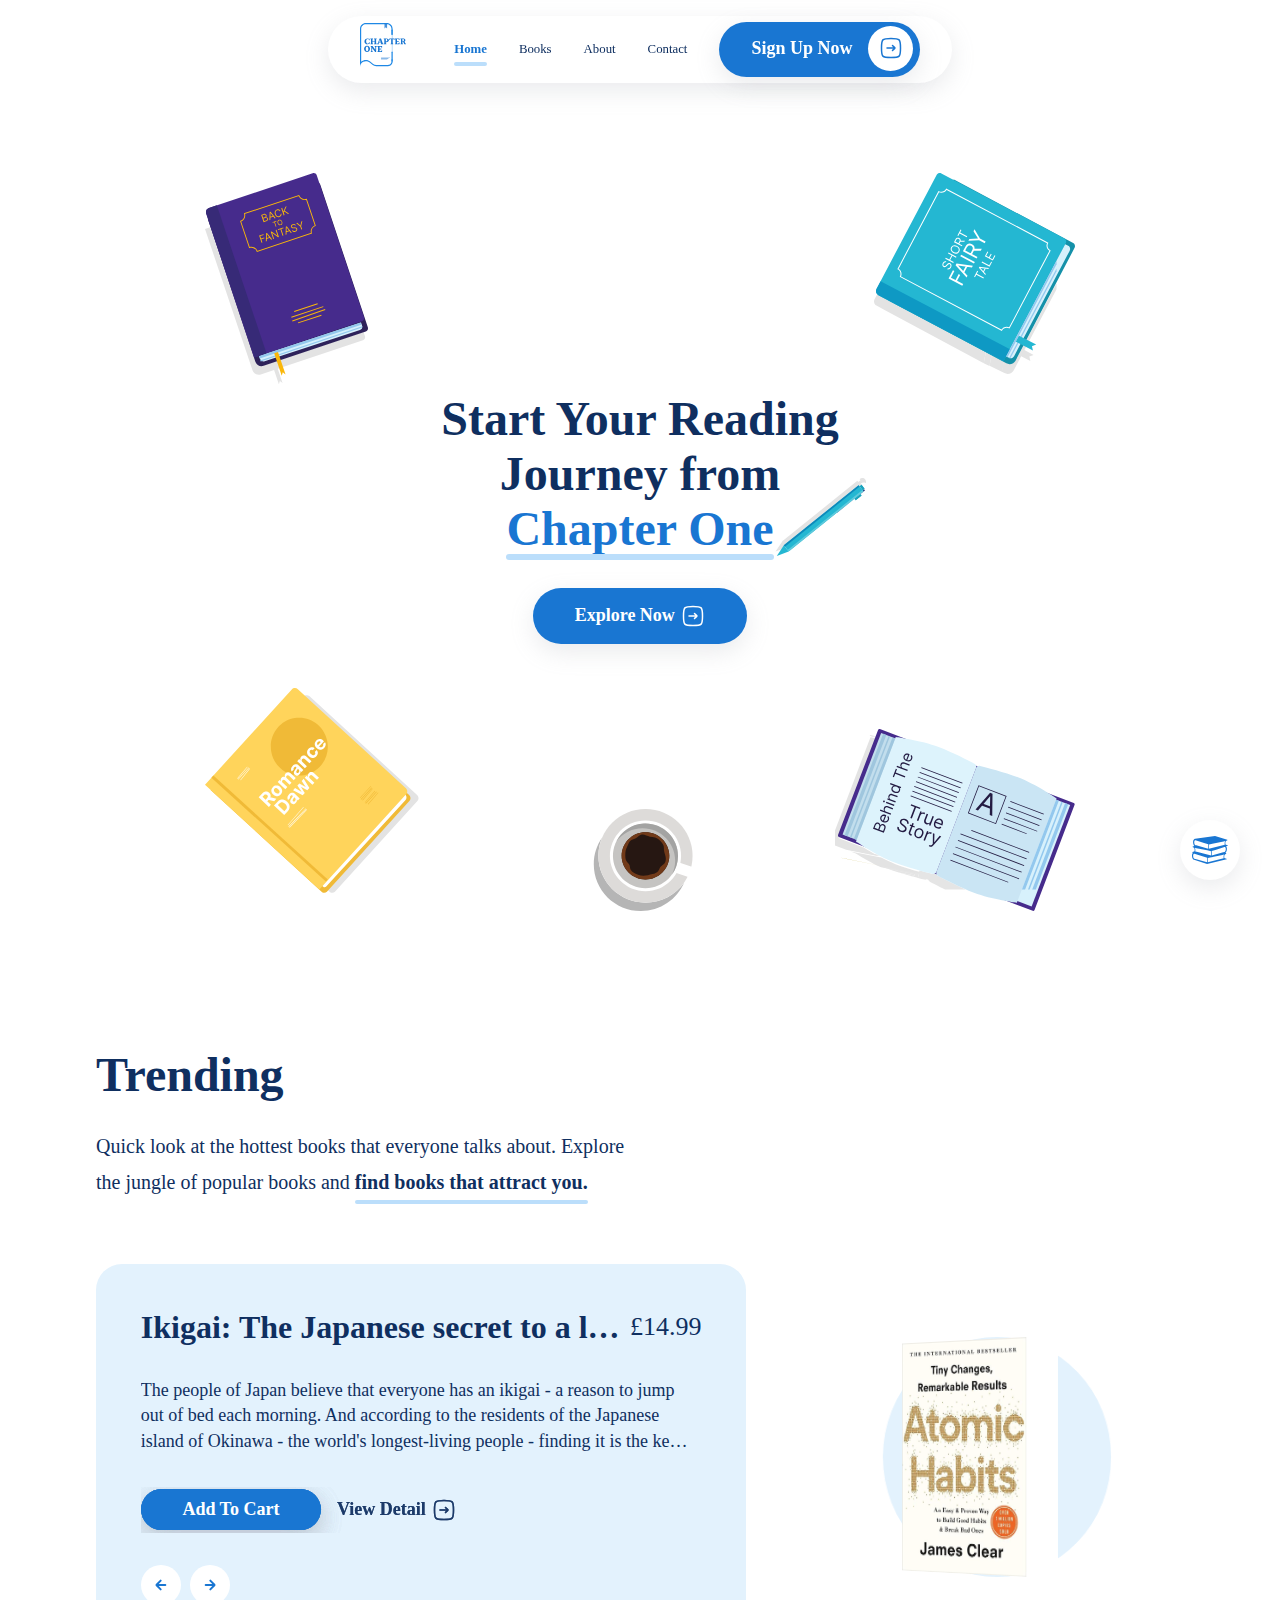
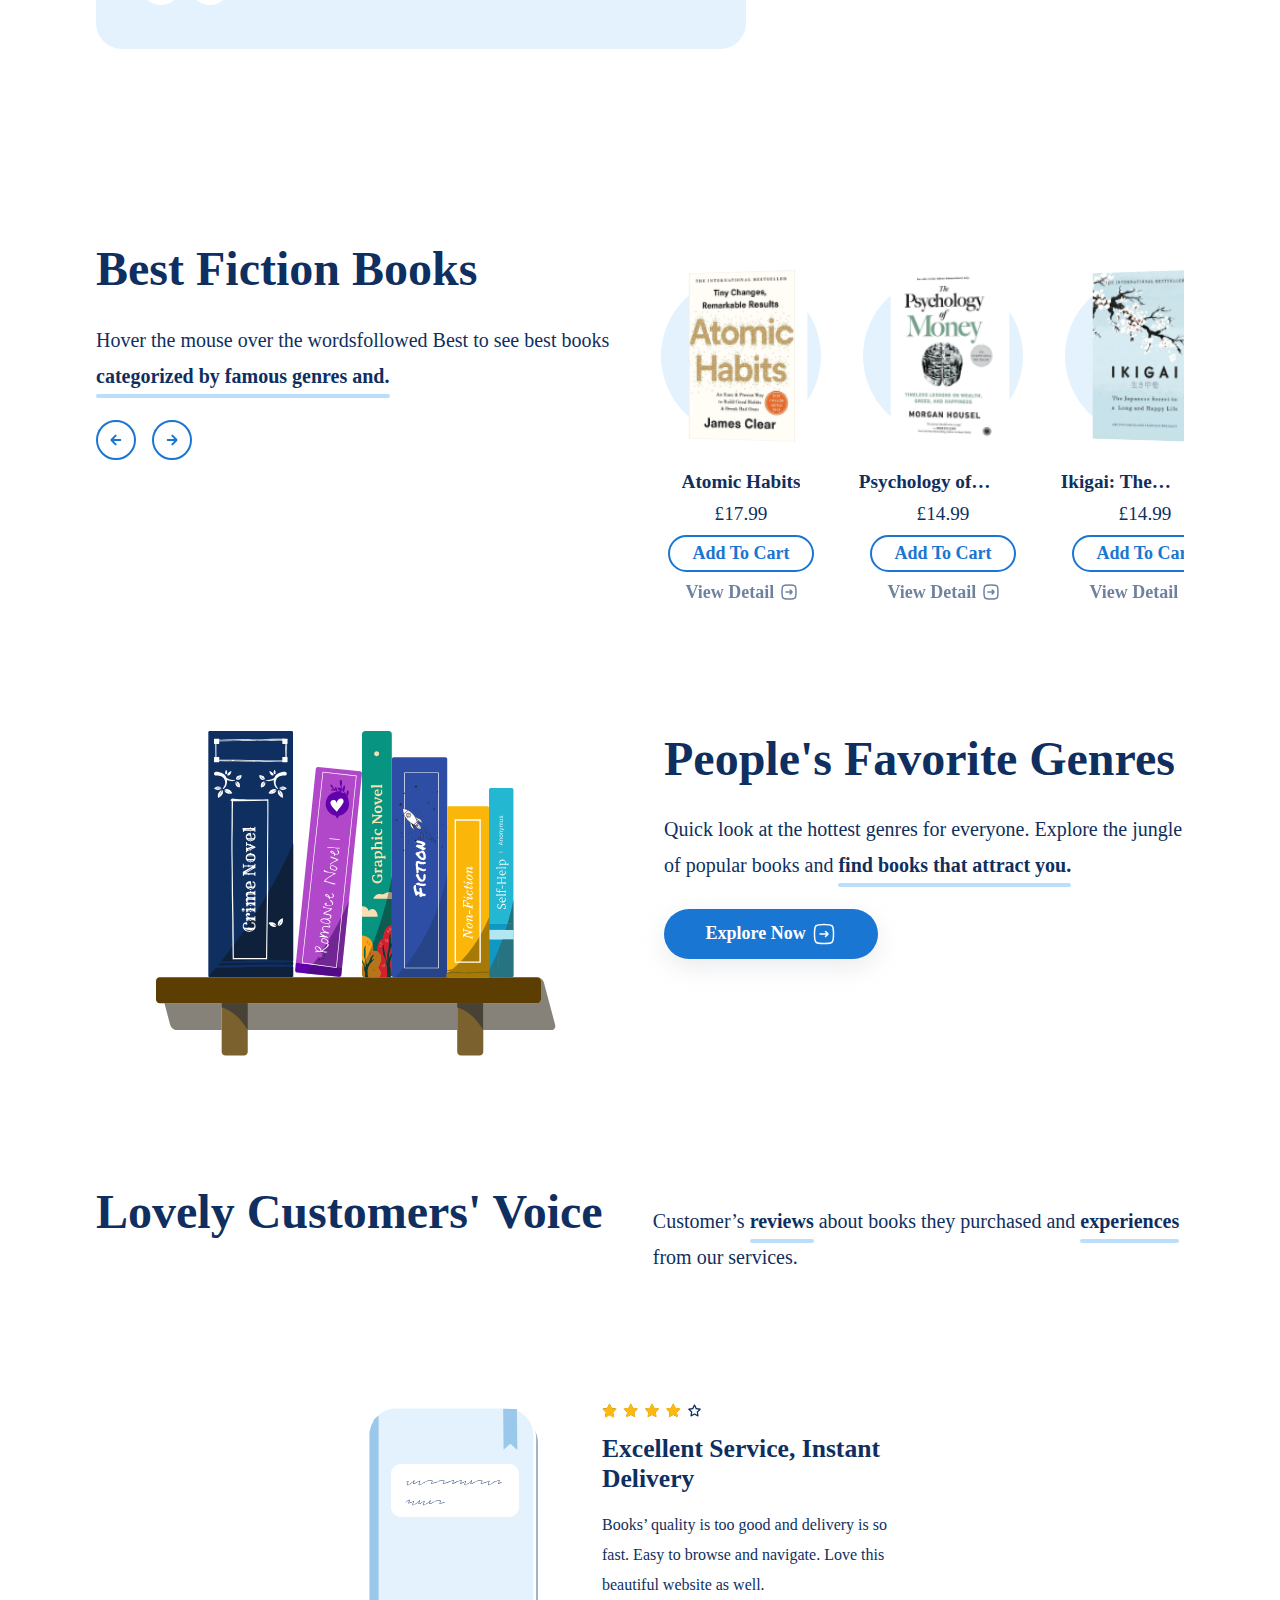
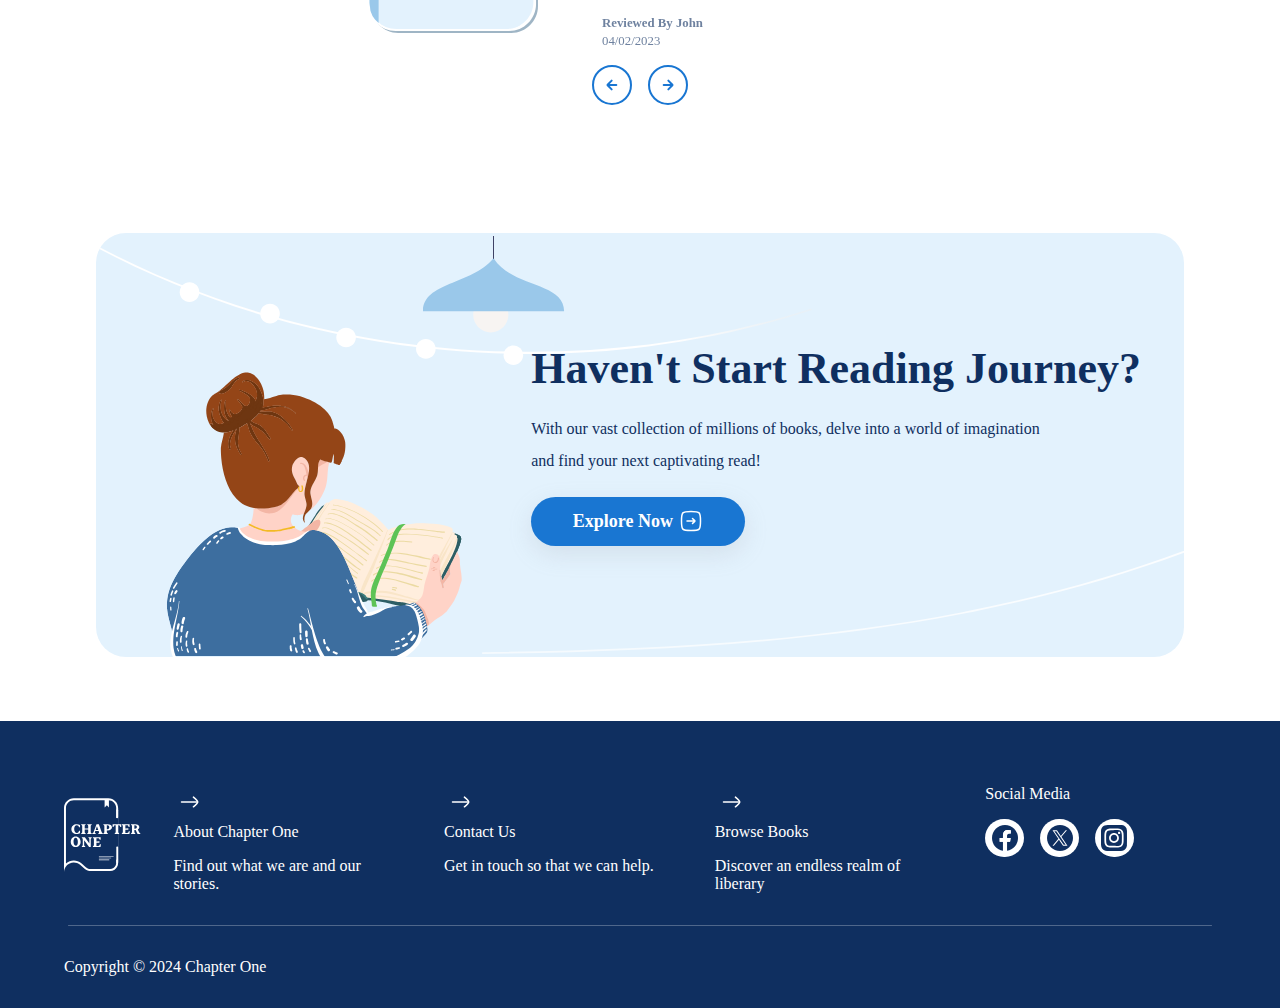
<file: index.html>
<!DOCTYPE html>
<html lang="en">

<head>
    <meta charset="UTF-8">
    <meta name="viewport" content="width=device-width, initial-scale=1.0">
    <title>Home Page</title>

    <!-- Link for two fonts used in the website -->
    <link href="https://api.fontshare.com/v2/css?f[]=erode@700,300,500,600,400&f[]=recia@700,500,600,400&display=swap"
        rel="stylesheet">


    <link rel="stylesheet" href="./css/global.css">
    <link rel="stylesheet" href="./css/animation.css">
    <link rel="stylesheet" href="./css/index.css">

</head>

<body>

    <!-- Header -->
    <header class="header-section">
        <input type="hidden" value="Home" id="current-page">
    </header>

    <!-- Main -->
    <main>
        <!-- Hero Section -->
        <section class="hero-section">
            <div>
                <h1>
                    Start Your Reading </br>
                    Journey from </br>
                    <span class="hightlight hightlight-2">Chapter One</span>
                    <img id="pen" src="./images/pen.svg" alt="pen image">

                </h1>
                <a href="./products.html">
                    <button class="btn-style-3">
                        Explore Now
                        <img src="./images/outlined arrow white.svg" alt="">
                    </button>
                </a>
                <div class="book-images">
                    <img id="fantasy" src="./images/back to fantasy.svg" alt="back to fantasy image">
                    <img id="romance" src="./images/romance book.svg" alt="romance book image">
                    <img id="fairy" src="./images/short fairy tale.svg" alt="short fairy tale image">
                    <img id="true" src="./images/behind true story.svg" alt="behind true story image">
                    <img id="coffee" src="./images/coffee cup.svg" alt="coffee cup image">
                </div>
            </div>
        </section>

        <!-- Trending Section -->
        <section class="trending">

            <!-- Heading & Subtitle -->
            <div class="heading">
                <h2 class="title">Trending</h2>
                <p class="subtitle">
                    Quick look at the hottest books that everyone talks about.

                    Explore the jungle of popular books and
                    <span class="hightlight-3">
                        find books that attract you.
                    </span>

                </p>

            </div>

            <!-- Trending Book List -->
            <div class="trending-books-list">

                <!-- Trending Book Card -->
                <div class="tb-cards">
                    <!-- Card Header -->
                    <div class="header">
                        <div class="titles_prices">

                            <!-- Dummy block -->
                            <div class="dummy-block">
                                <a href="#">
                                    <h4>Atomic Habits</h4>
                                </a>
                            </div>

                            <!-- Title and Price List -->
                            <a class="slide-up" href="#" id="tb-title-1" style="--slideYValue: 60px">
                                <h4>Atomic Habits</h4>
                                <span>£17.99</span>

                            </a>
                            <a class="slide-down" href="#" id="tb-title-2" style="--slideYValue: 60px">
                                <h4>Psychology of Money</h4>
                                <span>£14.99</span>

                            </a>
                            <a class="slide-down" href="#" id="tb-title-3" style="--slideYValue: 60px">
                                <h4>Ikigai: The Japanese secret to a long and happy life</h4>
                                <span>£14.99</span>
                            </a>
                        </div>
                    </div>

                    <!-- Card Body -->
                    <div class="body">
                        <!-- Dummy block -->
                        <div class="dummy-block three-line-truncate">
                            Atomic Habits by James Clear is packed with
                            powerful and practical advice on how to form good
                            habits and break bad ones. In the book, Clear outlines....
                        </div>
                        <!-- Book Brief Description List  -->
                        <p class="three-line-truncate slide-up" id="tb-body-1" style="--slideYValue: 100px">
                            <a href="./product-details.html" id="trending-view-detail-1">
                                <button class="btn-style-2">

                                    View Detail

                                    <svg width="24" height="24" viewBox="0 0 24 24" fill="none"
                                        xmlns="http://www.w3.org/2000/svg">
                                        <path
                                            d="M16 12H8M16 12C16 11.2998 14.0057 9.99153 13.5 9.5M16 12C16 12.7002 14.0057 14.0085 13.5 14.5"
                                            stroke="#0F2F60" stroke-width="1.5" stroke-linecap="round"
                                            stroke-linejoin="round" />
                                        <path
                                            d="M21.5 12C21.5 7.52166 21.5 5.28249 20.1088 3.89124C18.7175 2.5 16.4783 2.5 12 2.5C7.5217 2.5 5.2825 2.5 3.8912 3.89124C2.5 5.28249 2.5 7.52166 2.5 12C2.5 16.4783 2.5 18.7175 3.8912 20.1088C5.2825 21.5 7.5217 21.5 12 21.5C16.4783 21.5 18.7175 21.5 20.1088 20.1088C21.5 18.7175 21.5 16.4783 21.5 12Z"
                                            stroke="#0F2F60" stroke-width="1.5" />
                                    </svg>
                                </button>
                            </a>
                            People think when you want to change your life, you need to think big. But world-renowned
                            habits expert James Clear has discovered another way. He knows that real change comes from
                            the compound effect of hundreds of small decisions - doing two push-ups a day, waking up
                            five minutes early, or holding a single short phone call. He calls them atomic habits.

                            In this ground-breaking book, Clears reveals exactly how these minuscule changes can grow
                            into such life-altering outcomes. He uncovers a handful of simple life hacks (the forgotten
                            art of Habit Stacking, the unexpected power of the Two Minute Rule, or the trick to entering
                            the Goldilocks Zone), and delves into cutting-edge psychology and neuroscience to explain
                            why they matter.
                        </p>

                        <p class="three-line-truncate slide-down" id="tb-body-2" style="--slideYValue: 100px">
                            <a href="./product-details.html" id="trending-view-detail-2">
                                <button class="btn-style-2">

                                    View Detail

                                    <svg width="24" height="24" viewBox="0 0 24 24" fill="none"
                                        xmlns="http://www.w3.org/2000/svg">
                                        <path
                                            d="M16 12H8M16 12C16 11.2998 14.0057 9.99153 13.5 9.5M16 12C16 12.7002 14.0057 14.0085 13.5 14.5"
                                            stroke="#0F2F60" stroke-width="1.5" stroke-linecap="round"
                                            stroke-linejoin="round" />
                                        <path
                                            d="M21.5 12C21.5 7.52166 21.5 5.28249 20.1088 3.89124C18.7175 2.5 16.4783 2.5 12 2.5C7.5217 2.5 5.2825 2.5 3.8912 3.89124C2.5 5.28249 2.5 7.52166 2.5 12C2.5 16.4783 2.5 18.7175 3.8912 20.1088C5.2825 21.5 7.5217 21.5 12 21.5C16.4783 21.5 18.7175 21.5 20.1088 20.1088C21.5 18.7175 21.5 16.4783 21.5 12Z"
                                            stroke="#0F2F60" stroke-width="1.5" />
                                    </svg>
                                </button>
                            </a>
                            Money―investing, personal finance, and business decisions―is typically
                            taught as a math-based field, where data and formulas tell us
                            exactly what to do. But in the real world...
                        </p>

                        <p class="three-line-truncate slide-down" id="tb-body-3" style="--slideYValue: 100px">
                            <a href="./product-details.html" id="trending-view-detail-3">
                                <button class="btn-style-2">

                                    View Detail

                                    <svg width="24" height="24" viewBox="0 0 24 24" fill="none"
                                        xmlns="http://www.w3.org/2000/svg">
                                        <path
                                            d="M16 12H8M16 12C16 11.2998 14.0057 9.99153 13.5 9.5M16 12C16 12.7002 14.0057 14.0085 13.5 14.5"
                                            stroke="#0F2F60" stroke-width="1.5" stroke-linecap="round"
                                            stroke-linejoin="round" />
                                        <path
                                            d="M21.5 12C21.5 7.52166 21.5 5.28249 20.1088 3.89124C18.7175 2.5 16.4783 2.5 12 2.5C7.5217 2.5 5.2825 2.5 3.8912 3.89124C2.5 5.28249 2.5 7.52166 2.5 12C2.5 16.4783 2.5 18.7175 3.8912 20.1088C5.2825 21.5 7.5217 21.5 12 21.5C16.4783 21.5 18.7175 21.5 20.1088 20.1088C21.5 18.7175 21.5 16.4783 21.5 12Z"
                                            stroke="#0F2F60" stroke-width="1.5" />
                                    </svg>
                                </button>
                            </a>
                            The people of Japan believe that everyone has an ikigai - a reason to jump out of bed each
                            morning. And according to the residents of the Japanese island of Okinawa - the world's
                            longest-living people - finding it is the key to a longer and more fulfilled life.
                        </p>
                    </div>
                    <!-- Card Footer -->
                    <div class="footer">
                        <!-- Dummy block -->
                        <div class="dummy-block">
                            <a>
                                <button>Add To Cart</button>
                            </a>
                            <a>
                                <button>
                                    View Detail
                                    <svg width="24" height="24" viewBox="0 0 24 24" fill="none"
                                        xmlns="http://www.w3.org/2000/svg">
                                        <path
                                            d="M16 12H8M16 12C16 11.2998 14.0057 9.99153 13.5 9.5M16 12C16 12.7002 14.0057 14.0085 13.5 14.5"
                                            stroke="#1976D2" stroke-width="1.5" stroke-linecap="round"
                                            stroke-linejoin="round" />
                                        <path
                                            d="M21.5 12C21.5 7.52166 21.5 5.28249 20.1088 3.89124C18.7175 2.5 16.4783 2.5 12 2.5C7.5217 2.5 5.2825 2.5 3.8912 3.89124C2.5 5.28249 2.5 7.52166 2.5 12C2.5 16.4783 2.5 18.7175 3.8912 20.1088C5.2825 21.5 7.5217 21.5 12 21.5C16.4783 21.5 18.7175 21.5 20.1088 20.1088C21.5 18.7175 21.5 16.4783 21.5 12Z"
                                            stroke="#1976D2" stroke-width="1.5" />
                                    </svg>
                                </button>
                            </a>

                        </div>

                        <!-- CTA Buttons -->
                        <div class="cta-btns slide-up" id="tb-cta-btn-1" style="--slideYValue: 60px">
                            <a href="" id="trending-add-btn-1">
                                <button class="btn-style-1">Add To Cart</button>
                            </a>
                            <a href="" id="trending-view-detail-1">
                                <button class="btn-style-2">

                                    View Detail

                                    <svg width="24" height="24" viewBox="0 0 24 24" fill="none"
                                        xmlns="http://www.w3.org/2000/svg">
                                        <path
                                            d="M16 12H8M16 12C16 11.2998 14.0057 9.99153 13.5 9.5M16 12C16 12.7002 14.0057 14.0085 13.5 14.5"
                                            stroke="#0F2F60" stroke-width="1.5" stroke-linecap="round"
                                            stroke-linejoin="round" />
                                        <path
                                            d="M21.5 12C21.5 7.52166 21.5 5.28249 20.1088 3.89124C18.7175 2.5 16.4783 2.5 12 2.5C7.5217 2.5 5.2825 2.5 3.8912 3.89124C2.5 5.28249 2.5 7.52166 2.5 12C2.5 16.4783 2.5 18.7175 3.8912 20.1088C5.2825 21.5 7.5217 21.5 12 21.5C16.4783 21.5 18.7175 21.5 20.1088 20.1088C21.5 18.7175 21.5 16.4783 21.5 12Z"
                                            stroke="#0F2F60" stroke-width="1.5" />
                                    </svg>
                                </button>
                            </a>
                        </div>

                        <div class="cta-btns slide-down" id="tb-cta-btn-2" style="--slideYValue: 60px">
                            <a href="" id="trending-add-btn-2">
                                <button class="btn-style-1">Add To Cart</button>
                            </a>
                            <a href="" id="trending-view-detail-2">
                                <button class="btn-style-2">
                                    View Detail
                                    <svg width="24" height="24" viewBox="0 0 24 24" fill="none"
                                        xmlns="http://www.w3.org/2000/svg">
                                        <path
                                            d="M16 12H8M16 12C16 11.2998 14.0057 9.99153 13.5 9.5M16 12C16 12.7002 14.0057 14.0085 13.5 14.5"
                                            stroke="#0F2F60" stroke-width="1.5" stroke-linecap="round"
                                            stroke-linejoin="round" />
                                        <path
                                            d="M21.5 12C21.5 7.52166 21.5 5.28249 20.1088 3.89124C18.7175 2.5 16.4783 2.5 12 2.5C7.5217 2.5 5.2825 2.5 3.8912 3.89124C2.5 5.28249 2.5 7.52166 2.5 12C2.5 16.4783 2.5 18.7175 3.8912 20.1088C5.2825 21.5 7.5217 21.5 12 21.5C16.4783 21.5 18.7175 21.5 20.1088 20.1088C21.5 18.7175 21.5 16.4783 21.5 12Z"
                                            stroke="#0F2F60" stroke-width="1.5" />
                                    </svg>
                                </button>
                            </a>

                        </div>

                        <div class="cta-btns slide-down" id="tb-cta-btn-3" style="--slideYValue: 60px">
                            <a id="trending-add-btn-2">
                                <button class="btn-style-1">Add To Cart</button>
                            </a>
                            <a href="" id="trending-view-detail-2">
                                <button class="btn-style-2">
                                    View Detail
                                    <svg width="24" height="24" viewBox="0 0 24 24" fill="none"
                                        xmlns="http://www.w3.org/2000/svg">
                                        <path
                                            d="M16 12H8M16 12C16 11.2998 14.0057 9.99153 13.5 9.5M16 12C16 12.7002 14.0057 14.0085 13.5 14.5"
                                            stroke="#0F2F60" stroke-width="1.5" stroke-linecap="round"
                                            stroke-linejoin="round" />
                                        <path
                                            d="M21.5 12C21.5 7.52166 21.5 5.28249 20.1088 3.89124C18.7175 2.5 16.4783 2.5 12 2.5C7.5217 2.5 5.2825 2.5 3.8912 3.89124C2.5 5.28249 2.5 7.52166 2.5 12C2.5 16.4783 2.5 18.7175 3.8912 20.1088C5.2825 21.5 7.5217 21.5 12 21.5C16.4783 21.5 18.7175 21.5 20.1088 20.1088C21.5 18.7175 21.5 16.4783 21.5 12Z"
                                            stroke="#0F2F60" stroke-width="1.5" />
                                    </svg>
                                </button>
                            </a>

                        </div>
                    </div>

                    <!-- Card Footer -->
                    <div class="control">
                        <button class="arrow" id="trending-previous">
                            <svg width="16" height="16" viewBox="0 0 16 16" fill="none"
                                xmlns="http://www.w3.org/2000/svg">
                                <path d="M12.3333 8L3.99992 8" stroke="#1976D2" stroke-width="2"
                                    stroke-linecap="round" />
                                <path
                                    d="M7.6665 3.66699L3.61601 7.71748C3.4598 7.87369 3.4598 8.12696 3.61601 8.28317L7.6665 12.3337"
                                    stroke="#1976D2" stroke-width="2" stroke-linecap="round" />
                            </svg>

                        </button>
                        <button class="arrow" id="trending-next">
                            <svg width="16" height="16" viewBox="0 0 16 16" fill="none"
                                xmlns="http://www.w3.org/2000/svg">
                                <path d="M3.66675 8L12.0001 8" stroke="#1976D2" stroke-width="2"
                                    stroke-linecap="round" />
                                <path
                                    d="M8.3335 3.66699L12.384 7.71748C12.5402 7.87369 12.5402 8.12696 12.384 8.28317L8.3335 12.3337"
                                    stroke="#1976D2" stroke-width="2" stroke-linecap="round" />
                            </svg>


                        </button>
                    </div>
                </div>

                <!-- Trending Books Slider -->
                <div class="trending-books-slider" id="trending-books-slider">

                    <!-- Trending Books Slides -->
                    <div class="trending-books-slide" id="trending-book-1">
                        <!-- Book -->
                        <div class="book-style-1 book-rotate">
                            <div class="bg-circle"></div>

                            <div class="book-cover">
                                <img width="100%" height="100%" src="./images/atomic_habits.jpeg"
                                    alt="book cover image">
                            </div>

                            <div class="book-middle">
                                <div class="white-pages"></div>
                            </div>
                        </div>
                    </div>

                    <div class="trending-books-slide" id="trending-book-2">
                        <!-- Book -->
                        <div class="book-style-1">
                            <div class="bg-circle"></div>

                            <div class="book-cover">
                                <img width="100%" height="100%" src="./images/psychology.jpg" alt="">
                            </div>
                            <div class="book-middle">
                                <div class="white-pages"></div>
                            </div>
                        </div>
                    </div>

                    <div class="trending-books-slide" id="trending-book-3">
                        <!-- Book -->
                        <div class="book-style-1">
                            <div class="bg-circle"></div>

                            <div class="book-cover">
                                <img width="100%" height="100%" src="./images/ikigai.jpeg" alt="">
                            </div>
                            <div class="book-middle">
                                <div class="white-pages"></div>
                            </div>
                        </div>
                    </div>
                </div>

            </div>
        </section>

        <!-- Best Selection Section -->
        <section class="best-selection">
            <!-- Heading & Subtitle -->
            <div class="heading">
                <h2 class="title">Best Fiction Books</h2>
                <p class="subtitle-2">
                    Hover the mouse over the wordsfollowed Best to see
                    best books
                    <span class="hightlight-3">
                        categorized by famous genres and.
                    </span>

                </p>
                <div class="control">
                    <button class="arrow" id="previous">
                        <svg width="16" height="16" viewBox="0 0 16 16" fill="none" xmlns="http://www.w3.org/2000/svg">
                            <path d="M12.3333 8L3.99992 8" stroke="#1976D2" stroke-width="2" stroke-linecap="round" />
                            <path
                                d="M7.6665 3.66699L3.61601 7.71748C3.4598 7.87369 3.4598 8.12696 3.61601 8.28317L7.6665 12.3337"
                                stroke="#1976D2" stroke-width="2" stroke-linecap="round" />
                        </svg>

                    </button>
                    <button class="arrow" id="next">
                        <svg width="16" height="16" viewBox="0 0 16 16" fill="none" xmlns="http://www.w3.org/2000/svg">
                            <path d="M3.66675 8L12.0001 8" stroke="#1976D2" stroke-width="2" stroke-linecap="round" />
                            <path
                                d="M8.3335 3.66699L12.384 7.71748C12.5402 7.87369 12.5402 8.12696 12.384 8.28317L8.3335 12.3337"
                                stroke="#1976D2" stroke-width="2" stroke-linecap="round" />
                        </svg>


                    </button>
                </div>
            </div>
            <!-- Slider Wrapper -->
            <div class="bf-slider" id="bestfiction-slider">
                <!-- Best Fiction Slide -->
                <div class="slide">
                    <!-- Book -->
                    <div class="book-style-2">
                        <div class="bg-circle"></div>

                        <div class="book-cover">
                            <img width="100%" height="100%" src="./images/atomic_habits.jpeg" alt="">
                        </div>

                        <div class="book-middle">
                            <div class="white-pages"></div>
                        </div>
                    </div>
                    <div class="book-info">
                        <p>Atomic Habits</p>
                        <span>£17.99</span>
                        <button>Add To Cart</button>
                        <a href="">
                            <button class="btn-style-2">
                                View Detail
                                <img src="./images/link-out.svg" alt="">
                            </button>
                        </a>
                    </div>


                </div>

                <div class="slide">
                    <!-- Book -->
                    <div class="book-style-2">
                        <div class="bg-circle"></div>

                        <div class="book-cover">
                            <img width="100%" height="100%" src="./images/psychology.jpg" alt="">
                        </div>

                        <div class="book-middle">
                            <div class="white-pages"></div>
                        </div>
                    </div>
                    <div class="book-info">
                        <p>Psychology of Money</p>
                        <span>£14.99</span>
                        <button>Add To Cart</button>
                        <a href="">
                            <button class="btn-style-2">
                                View Detail
                                <img src="./images/link-out.svg" alt="">
                            </button>
                        </a>
                    </div>


                </div>

                <div class="slide">
                    <!-- Book -->
                    <div class="book-style-2">
                        <div class="bg-circle"></div>

                        <div class="book-cover">
                            <img width="100%" height="100%" src="./images/ikigai.jpeg" alt="">
                        </div>

                        <div class="book-middle">
                            <div class="white-pages"></div>
                        </div>
                    </div>
                    <div class="book-info">
                        <p>Ikigai: The Japanese secret to a long and happy life</p>
                        <span>£14.99</span>
                        <button>Add To Cart</button>
                        <a href="">
                            <button class="btn-style-2">
                                View Detail
                                <img src="./images/link-out.svg" alt="">
                            </button>
                        </a>
                    </div>
                </div>

                <div class="slide">
                    <!-- Book -->
                    <div class="book-style-2">
                        <div class="bg-circle"></div>

                        <div class="book-cover">
                            <img width="100%" height="100%" src="./images/atomic_habits.jpeg" alt="">
                        </div>

                        <div class="book-middle">
                            <div class="white-pages"></div>
                        </div>
                    </div>
                    <div class="book-info">
                        <p>Atomic Habits</p>
                        <span>£18.99</span>
                        <button>Add To Cart</button>
                        <a href="">
                            <button class="btn-style-2">
                                View Detail
                                <img src="./images/link-out.svg" alt="">
                            </button>
                        </a>
                    </div>


                </div>

                <div class="slide">
                    <!-- Book -->
                    <div class="book-style-2">
                        <div class="bg-circle"></div>

                        <div class="book-cover">
                            <img width="100%" height="100%" src="./images/psychology.jpg" alt="">
                        </div>

                        <div class="book-middle">
                            <div class="white-pages"></div>
                        </div>
                    </div>
                    <div class="book-info">
                        <p>Atomic Habits</p>
                        <span>£18.99</span>
                        <button>Add To Cart</button>
                        <a href="">
                            <button class="btn-style-2">
                                View Detail
                                <img src="./images/link-out.svg" alt="">
                            </button>
                        </a>
                    </div>


                </div>
                <div class="slide">
                    <!-- Book -->
                    <div class="book-style-2">
                        <div class="bg-circle"></div>

                        <div class="book-cover">
                            <img width="100%" height="100%" src="./images/psychology.jpg" alt="">
                        </div>

                        <div class="book-middle">
                            <div class="white-pages"></div>
                        </div>
                    </div>
                    <div class="book-info">
                        <p>Atomic Habits</p>
                        <span>£18.99</span>
                        <button>Add To Cart</button>
                        <a href="">
                            <button class="btn-style-2">
                                View Detail
                                <img src="./images/link-out.svg" alt="">
                            </button>
                        </a>
                    </div>


                </div>
                <div class="slide">
                    <!-- Book -->
                    <div class="book-style-2">
                        <div class="bg-circle"></div>

                        <div class="book-cover">
                            <img width="100%" height="100%" src="./images/psychology.jpg" alt="">
                        </div>

                        <div class="book-middle">
                            <div class="white-pages"></div>
                        </div>
                    </div>
                    <div class="book-info">
                        <p>Atomic Habits</p>
                        <span>£18.99</span>
                        <button>Add To Cart</button>
                        <a href="">
                            <button class="btn-style-2">
                                View Detail
                                <img src="./images/link-out.svg" alt="">
                            </button>
                        </a>
                    </div>


                </div>
                <div class="slide">
                    <!-- Book -->
                    <div class="book-style-2">
                        <div class="bg-circle"></div>

                        <div class="book-cover">
                            <img width="100%" height="100%" src="./images/psychology.jpg" alt="">
                        </div>

                        <div class="book-middle">
                            <div class="white-pages"></div>
                        </div>
                    </div>
                    <div class="book-info">
                        <p>Atomic Habits</p>
                        <span>£18.99</span>
                        <button>Add To Cart</button>
                        <a href="">
                            <button class="btn-style-2">
                                View Detail
                                <img src="./images/link-out.svg" alt="">
                            </button>
                        </a>
                    </div>


                </div>

            </div>

        </section>

        <!-- Favorite Genre -->
        <section class="favorite-genre">
            <div class="book-shelf">
                <img width="100%" src="./images/Book Shelf.svg" alt="book shelf svg">
            </div>
            <div class="popular-genre heading">
                <h2>People's Favorite Genres</h2>
                <p class="subtitle-2">
                    Quick look at the hottest genres for everyone.
                    Explore the jungle of popular books and
                    <span class="hightlight-3">
                        find books that
                        attract you.
                    </span>
                </p>
                <a href="./products.html">
                    <button class="btn-style-3">
                        Explore Now
                        <img src="./images/outlined arrow white.svg" alt="">
                    </button>
                </a>
            </div>

        </section>

        <!-- Review section  -->
        <section class="review">
            <div class="heading">
                <h2 class="title">Lovely Customers' Voice</h2>
                <p class="subtitle-2">
                    Customer’s
                    <span class="hightlight-3">reviews</span>
                    about books they purchased and
                    <span class="hightlight-3">experiences</span>
                    from our services.
                </p>
            </div>
            <div class="customer-review">
                <div class="review-slider">
                    <div class="slide">
                        <div class="review-book">
                            <img src="./images/review book.svg" alt="">
                        </div>
                        <div class="review-card">
                            <img width="100px" src="./images/4-review.svg" alt="review image">
                            <p class="summarize">Excellent Service, Instant Delivery</p>
                            <p class="message">
                                Books’ quality is too good and delivery is so fast.
                                Easy to browse and navigate. Love this beautiful
                                website as well.
                            </p>
                            <div class="review-by">
                                <p>Reviewed By John</p>
                                <span>
                                    04/02/2023
                                </span>
                            </div>
                        </div>

                    </div>
                </div>

                <div class="control">
                    <button class="arrow">
                        <svg width="16" height="16" viewBox="0 0 16 16" fill="none" xmlns="http://www.w3.org/2000/svg">
                            <path d="M12.3333 8L3.99992 8" stroke="#1976D2" stroke-width="2" stroke-linecap="round" />
                            <path
                                d="M7.6665 3.66699L3.61601 7.71748C3.4598 7.87369 3.4598 8.12696 3.61601 8.28317L7.6665 12.3337"
                                stroke="#1976D2" stroke-width="2" stroke-linecap="round" />
                        </svg>

                    </button>
                    <button class="arrow" id="move-right">
                        <svg width="16" height="16" viewBox="0 0 16 16" fill="none" xmlns="http://www.w3.org/2000/svg">
                            <path d="M3.66675 8L12.0001 8" stroke="#1976D2" stroke-width="2" stroke-linecap="round" />
                            <path
                                d="M8.3335 3.66699L12.384 7.71748C12.5402 7.87369 12.5402 8.12696 12.384 8.28317L8.3335 12.3337"
                                stroke="#1976D2" stroke-width="2" stroke-linecap="round" />
                        </svg>


                    </button>
                </div>
            </div>

        </section>

        <!-- reading journey section -->
        <section class="reading-journey">
            <div>
                <img class="light" src="./images/light.svg" alt="light svg">
                <div class="girl-reading">
                    <img src="./images/girl reading.svg" alt="girl reading svg">
                </div>
                <div class="text-info">
                    <h3>
                        Haven't Start Reading Journey?
                    </h3>
                    <p> With our vast collection of millions of books, delve into a world of
                        imagination and find your next captivating read!
                    </p>
                    <a href="./products.html">
                        <button class="btn-style-3">
                            Explore Now
                            <img src="./images/outlined arrow white.svg" alt="">
                        </button>
                    </a>
                </div>
            </div>

        </section>

        <!-- shopping cart section -->
        <div class="cart" id="open-cart-btn">
            <button>
                <img src="./images/book_cart.svg" alt="cart svg">
            </button>
            <span class="hidden">
                <p>1</p>
            </span>
        </div>

        <!-- shopping cart panel section -->
        <div class="cart-section" id="cart" style="--cartWidth: 30%">
            <div class="cart-panel-wrapper">
                <div class="heading">
                    <h4>My Cart</h4>
                    <svg id="close-cart-btn" width="13" height="13" viewBox="0 0 13 13" fill="none"
                        xmlns="http://www.w3.org/2000/svg">
                        <path d="M11.625 1.375L1.375 11.6243M11.625 11.625L1.375 1.37567" stroke="#0F2F60"
                            stroke-width="2" stroke-linecap="round" stroke-linejoin="round" />
                    </svg>
                </div>
                <div class="cart-books-wrapper">

                    <!-- empty cart -->
                    <div class="empty-cart hidden">
                        <img src="./images/empty_cart_icon.svg" alt="empty-cart-icon">
                        <p>The cart is empty.</p>
                    </div>
                    <!-- cart book -->
                    <div class="cart-book">
                        <div class="image">
                            <img width="80px" src="./images/ikigai.jpg" alt="">
                        </div>
                        <div class="info">
                            <div class="rating">
                                <img src="./images/4-review.svg" alt="4-review image">
                                <a class="remove">Remove</a>
                            </div>
                            <span class="title">
                                Ikigai: The Japanese secret to
                                a long and happy life
                            </span>
                            <div class="price_amount">
                                <span class="price">$21.99</span>
                                <div class="amount">
                                    <button class="minus">
                                        <svg width="20" height="20" viewBox="0 0 24 24" fill="none"
                                            xmlns="http://www.w3.org/2000/svg">
                                            <path d="M20 12H4" stroke-width="1.5" stroke-linecap="round"
                                                stroke-linejoin="round" />
                                        </svg>
                                    </button>
                                    <span>1</span>
                                    <button class="plus">
                                        <svg width="20" height="20" viewBox="0 0 24 24" fill="none"
                                            xmlns="http://www.w3.org/2000/svg">
                                            <path d="M12 4V20M20 12H4" stroke-width="1.5" stroke-linecap="round"
                                                stroke-linejoin="round" />
                                        </svg>
                                    </button>
                                </div>
                            </div>
                        </div>


                    </div>
                </div>
                <div class="subtotal">
                    <span>Subtotal</span>
                    <span>$29.91</span>
                </div>
                <a class="checkout" href="">
                    <button class="btn-style-1">
                        Checkout Now
                    </button>
                </a>

            </div>
        </div>
    </main>

    <!-- Footer -->
    <footer>

    </footer>


    <script src="./js/slide.js"></script>
    <script src="./js/add-to-cart.js"></script>
    <script src="./js/header.js"></script>
    <script src="./js/footer.js"></script>
    <script src="./js/nav-toggle.js"></script>
</body>


</html>
</file>
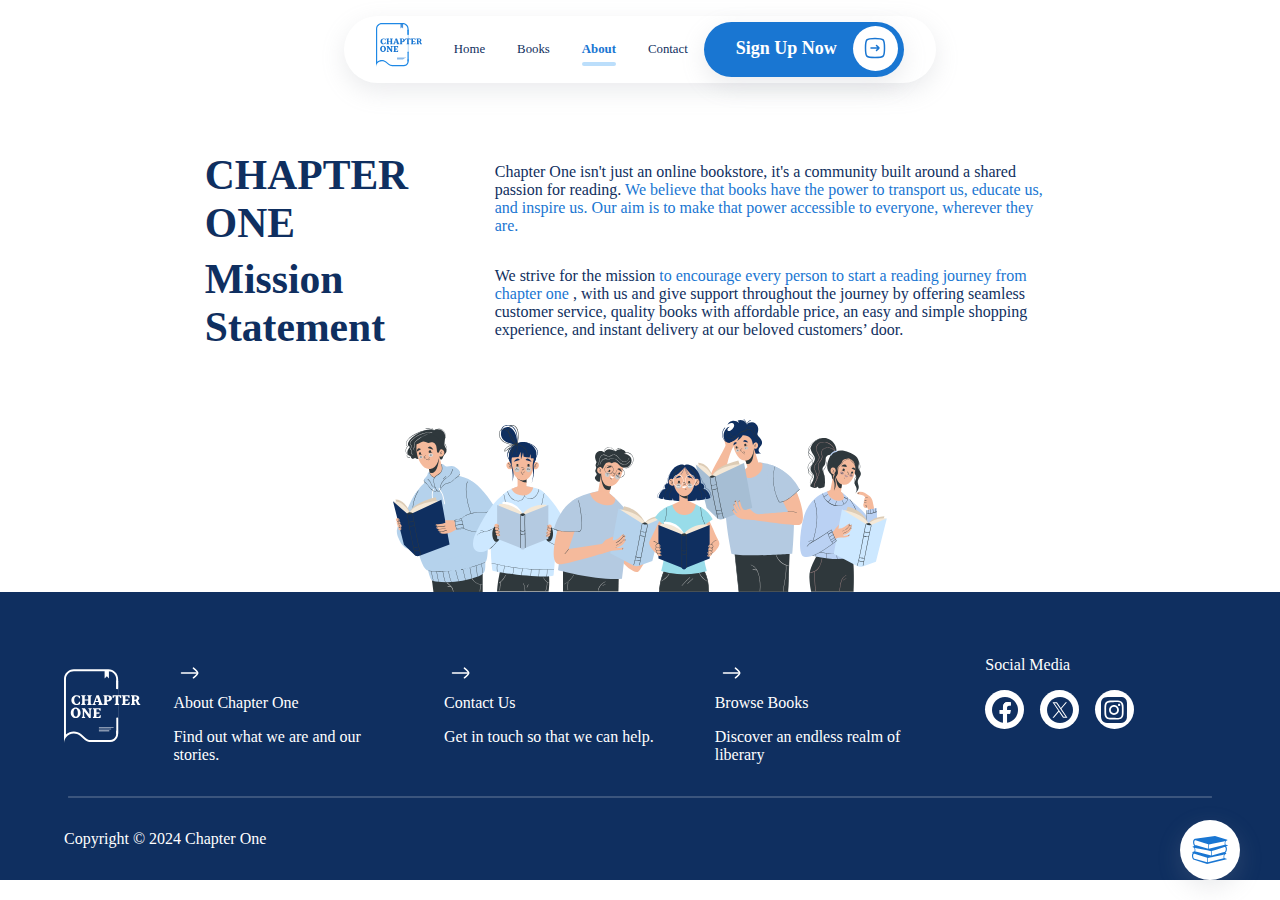
<file: about.html>
<!DOCTYPE html>
<html lang="en">

<head>
    <meta charset="UTF-8">
    <meta name="viewport" content="width=device-width, initial-scale=1.0">
    <title>About Page</title>

    <!-- Link for two fonts used in the website -->
    <link href="https://api.fontshare.com/v2/css?f[]=erode@700,300,500,600,400&f[]=recia@700,500,600,400&display=swap"
        rel="stylesheet">

    <link rel="stylesheet" href="./css/global.css">
    <link rel="stylesheet" href="./css/animation.css">
    <link rel="stylesheet" href="./css/about.css">
</head>

<body>

    <!-- Header -->
    <header class="header-section">
        <input type="hidden" value="About" id="current-page">
    </header>


    <!-- Main -->
    <main>
        <!-- Chapter One section -->
        <section class="chapter-one">

            <div>
                <h2>CHAPTER ONE</h2>
                <p>
                    Chapter One isn't just an online bookstore,
                    it's a community built around a shared passion for reading.
                    <span class="hightlight-2">
                        We believe that books have the power to transport us, educate us,
                        and inspire us. Our aim is to make that power
                        accessible to everyone, wherever they are.
                    </span>
                </p>
            </div>

            <div>
                <h2>Mission Statement</h2>
                <p>

                    We strive for the mission
                    <span class="hightlight-2">to encourage every person
                        to start a reading journey from chapter one
                    </span>, with us and
                    give support throughout the journey by offering seamless customer service,
                    quality books with affordable price, an easy and simple shopping experience,
                    and instant delivery at our beloved customers’ door.
                </p>
            </div>

        </section>

        <div class="about-illustration">
            <img src="./images/reading-group.svg" alt="reading-group svg">
        </div>



        <!-- shopping cart section -->
        <div class="cart" id="open-cart-btn">
            <button>
                <img src="./images/book_cart.svg" alt="cart svg">
            </button>
            <span class="hidden">
                <p>1</p>
            </span>
        </div>

        <!-- shopping cart panel section -->
        <div class="cart-section" id="cart">
            <div class="cart-panel-wrapper">
                <div class="heading">
                    <h4>My Cart</h4>
                    <svg id="close-cart-btn" width="13" height="13" viewBox="0 0 13 13" fill="none"
                        xmlns="http://www.w3.org/2000/svg">
                        <path d="M11.625 1.375L1.375 11.6243M11.625 11.625L1.375 1.37567" stroke="#0F2F60"
                            stroke-width="2" stroke-linecap="round" stroke-linejoin="round" />
                    </svg>
                </div>
                <div class="cart-books-wrapper">

                    <!-- empty cart -->
                    <div class="empty-cart hidden">
                        <img src="./images/empty_cart_icon.svg" alt="empty-cart-icon">
                        <p>The cart is empty.</p>
                    </div>
                    <!-- cart book -->
                    <div class="cart-book">
                        <div class="image">
                            <img width="80px" src="./images/ikigai.jpg" alt="">
                        </div>
                        <div class="info">
                            <div class="rating">
                                <img src="./images/4-review.svg" alt="4-review image">
                                <a class="remove">Remove</a>
                            </div>
                            <span class="title">
                                Ikigai: The Japanese secret to
                                a long and happy life
                            </span>
                            <div class="price_amount">
                                <span class="price">$21.99</span>
                                <div class="amount">
                                    <button class="minus">
                                        <svg width="20" height="20" viewBox="0 0 24 24" fill="none"
                                            xmlns="http://www.w3.org/2000/svg">
                                            <path d="M20 12H4" stroke-width="1.5" stroke-linecap="round"
                                                stroke-linejoin="round" />
                                        </svg>
                                    </button>
                                    <span>1</span>
                                    <button class="plus">
                                        <svg width="20" height="20" viewBox="0 0 24 24" fill="none"
                                            xmlns="http://www.w3.org/2000/svg">
                                            <path d="M12 4V20M20 12H4" stroke-width="1.5" stroke-linecap="round"
                                                stroke-linejoin="round" />
                                        </svg>
                                    </button>
                                </div>
                            </div>
                        </div>


                    </div>
                </div>
                <div class="subtotal">
                    <span>Subtotal</span>
                    <span>$29.91</span>
                </div>
                <a class="checkout" href="./review-order.html">
                    <button class="btn-style-1">
                        Checkout Now
                    </button>
                </a>

            </div>
        </div>

    </main>

    <!-- Footer -->
    <footer>
    </footer>


    <script src="./js/add-to-cart.js"></script>
    <script src="./js/header.js"></script>
    <script src="./js/footer.js"></script>
    <script src="./js/nav-toggle.js"></script>


</body>


</html>
</file>
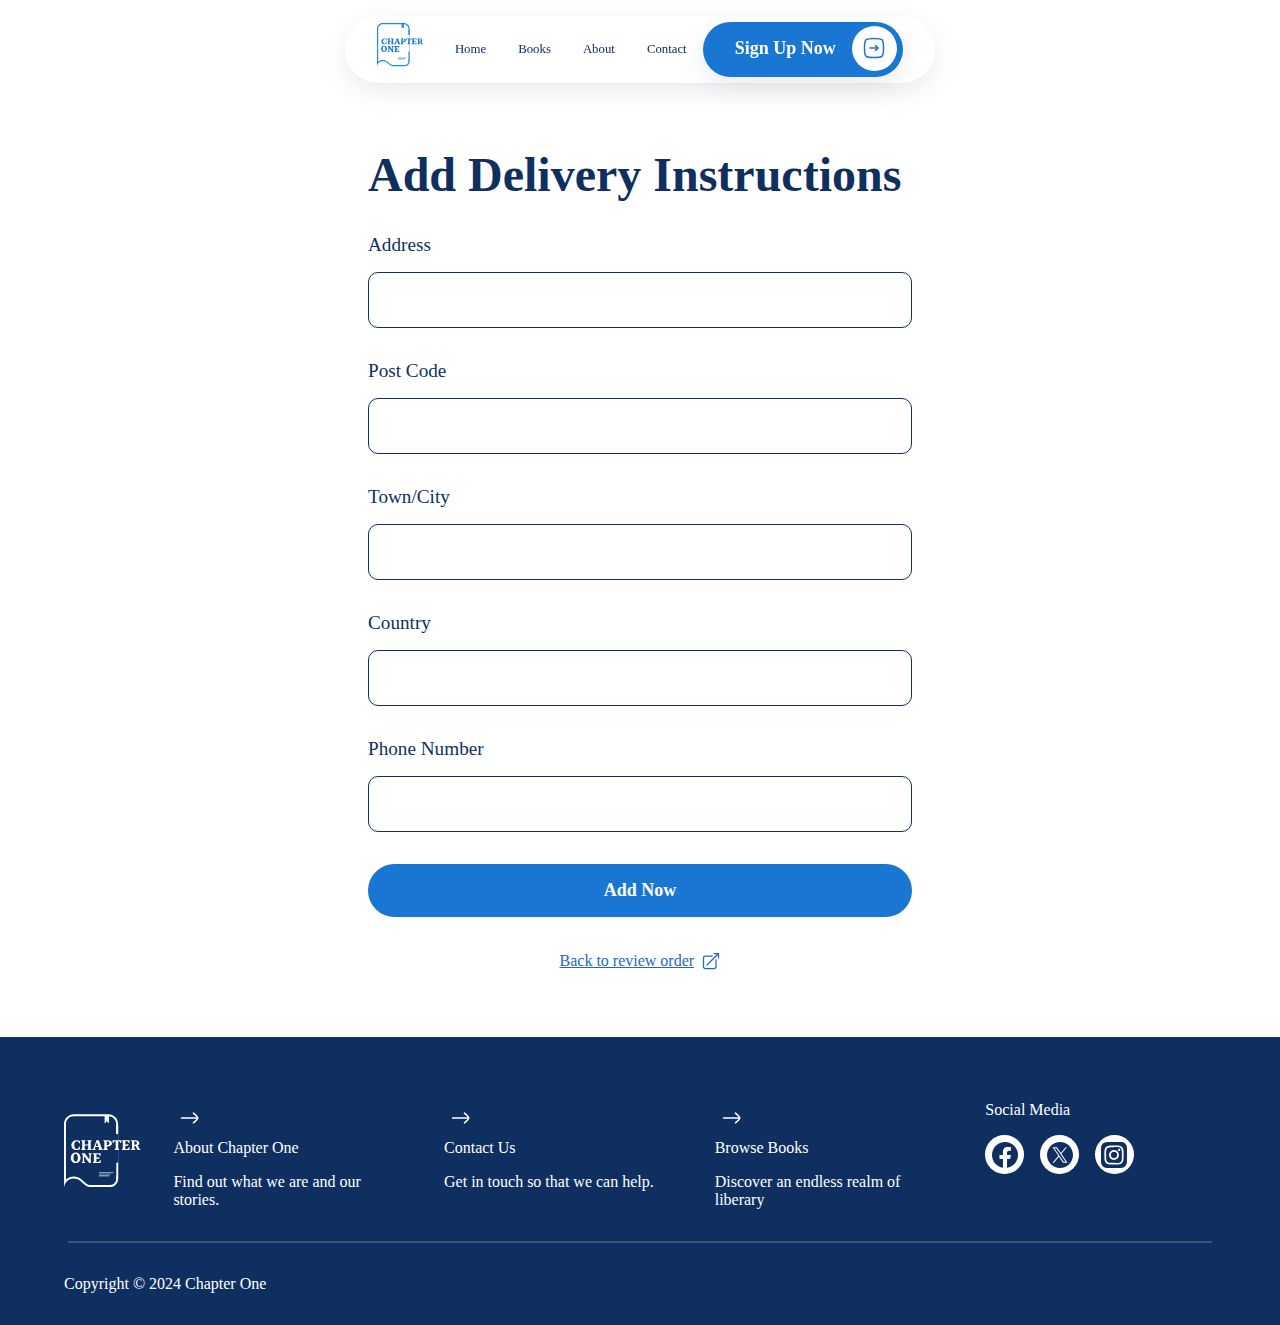
<file: add-delivery-form.html>
<!DOCTYPE html>
<html lang="en">

<head>
    <meta charset="UTF-8">
    <meta name="viewport" content="width=device-width, initial-scale=1.0">
    <title>Delivery Page</title>

    <!-- Link for two fonts used in the website -->
    <link href="https://api.fontshare.com/v2/css?f[]=erode@700,300,500,600,400&f[]=recia@700,500,600,400&display=swap"
        rel="stylesheet">


    <link rel="stylesheet" href="./css/global.css">
    <link rel="stylesheet" href="./css/form.css">


</head>

<body>

    <!-- Header -->
    <header class="header-section">
        <input type="hidden" value="Delivery Form" id="current-page">
    </header>

    <!-- Main -->
    <main>
        <!-- review order section -->
        <section class="review-order">

            <form class="login-form add-deli-form">
                <h2>Add Delivery Instructions</h2>

                <div class="input-wrapper">
                    <!-- Address -->
                    <div class="input-group">
                        <div>
                            <label for="address">Address</label>
                        </div>
                        <input name="address" id="address" type="text" required>
                    </div>

                    <!-- Post Code -->
                    <div class="input-group">
                        <div>
                            <label for="post-code">Post Code</label>
                        </div>
                        <input name="post-code" id="post-code" type="text" required>
                    </div>

                    <!-- Town/City -->
                    <div class="input-group">
                        <div>
                            <label for="city">Town/City</label>
                        </div>
                        <input name="city" id="city" type="text" required>
                    </div>


                    <!-- Country -->
                    <div class="input-group">
                        <div>
                            <label for="country">Country</label>
                        </div>
                        <input name="country" id="country" type="text" required>
                    </div>


                    <!-- Phone Number -->
                    <div class="input-group">
                        <div>
                            <label for="ph-num">Phone Number</label>
                        </div>
                        <input name="ph-num" id="ph-num" type="number" required>
                    </div>

                    <button type="submit">
                        Add Now
                    </button>
                    <a class="link" href="./review-order.html">
                        Back to review order
                        <svg width="24" height="24" viewBox="0 0 24 24" fill="none" xmlns="http://www.w3.org/2000/svg">
                            <path
                                d="M13.5 6H5.25C4.65326 6 4.08097 6.23705 3.65901 6.65901C3.23705 7.08097 3 7.65326 3 8.25V18.75C3 19.3467 3.23705 19.919 3.65901 20.341C4.08097 20.7629 4.65326 21 5.25 21H15.75C16.3467 21 16.919 20.7629 17.341 20.341C17.7629 19.919 18 19.3467 18 18.75V10.5M7.5 16.5L21 3M21 3H15.75M21 3V8.25"
                                stroke="#2466CC" stroke-width="1.5" stroke-linecap="round" stroke-linejoin="round" />
                        </svg>

                    </a>
                </div>
            </form>
        </section>


    </main>

    <!-- Footer -->
    <footer>
    </footer>

    <script src="./js/header.js"></script>
    <script src="./js/footer.js"></script>



</body>


</html>
</file>
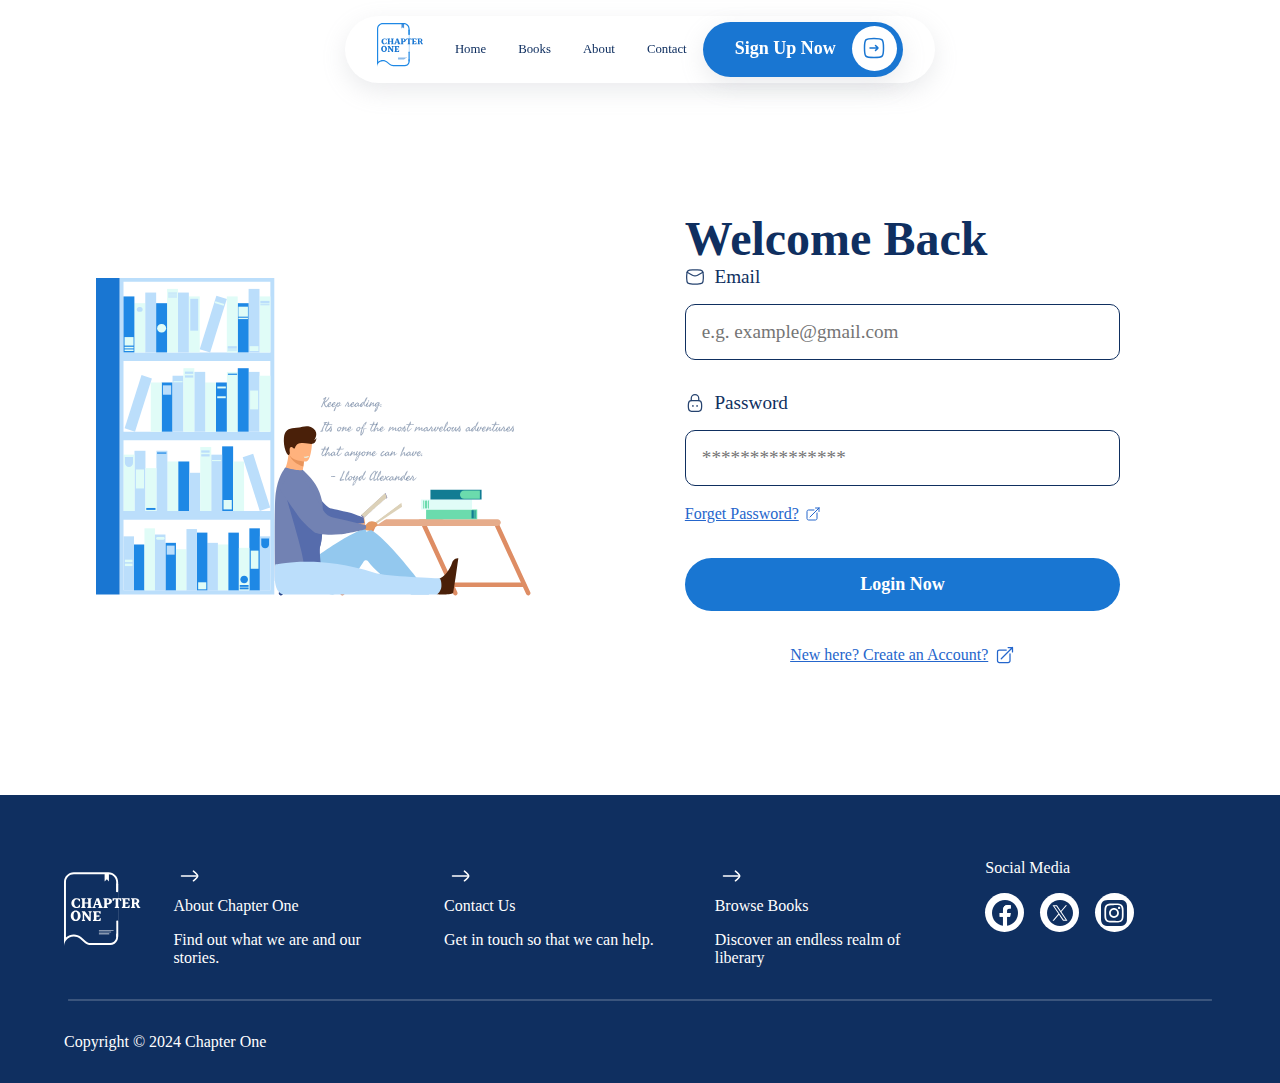
<file: login.html>
<!DOCTYPE html>
<html lang="en">

<head>
    <meta charset="UTF-8">
    <meta name="viewport" content="width=device-width, initial-scale=1.0">
    <title>Login Page</title>

    <!-- Link for two fonts used in the website -->
    <link href="https://api.fontshare.com/v2/css?f[]=erode@700,300,500,600,400&f[]=recia@700,500,600,400&display=swap"
        rel="stylesheet">
    <link rel="stylesheet" href="./css/global.css">
</head>

<body>

    <!-- Header -->
    <header class="header-section">
        <input type="hidden" value="Login" id="current-page">
    </header>

    <!-- Main -->
    <main>
        <section class="login">
            <!-- Illustration -->
            <div class="illustration">
                <img width="100%" src="./images/login_illustration.svg" alt="login illustration svg">
            </div>
            <form class="login-form">
                <h2>Welcome Back</h2>
                <div class="input-wrapper">
                    <!-- Email -->
                    <div class="input-group">
                        <div>
                            <img src="./images/email.svg" alt="email icon">
                            <label for="email">Email</label>
                        </div>
                        <input name="email" id="email" type="text" placeholder="e.g. example@gmail.com" required>
                    </div>

                    <!-- Password -->
                    <div class="input-group">
                        <div>
                            <img src="./images/password.svg" alt="password icon">
                            <label for="pwd">Password</label>
                        </div>
                        <input name="pwd" id="pwd" type="password" placeholder="***************">
                        <a href="" class="link">
                            Forget Password?
                            <svg width="24" height="24" viewBox="0 0 24 24" fill="none"
                                xmlns="http://www.w3.org/2000/svg">
                                <path
                                    d="M13.5 6H5.25C4.65326 6 4.08097 6.23705 3.65901 6.65901C3.23705 7.08097 3 7.65326 3 8.25V18.75C3 19.3467 3.23705 19.919 3.65901 20.341C4.08097 20.7629 4.65326 21 5.25 21H15.75C16.3467 21 16.919 20.7629 17.341 20.341C17.7629 19.919 18 19.3467 18 18.75V10.5M7.5 16.5L21 3M21 3H15.75M21 3V8.25"
                                    stroke="#2466CC" stroke-width="1.5" stroke-linecap="round"
                                    stroke-linejoin="round" />
                            </svg>

                        </a>
                    </div>
                    <button type="submit">
                        Login Now
                    </button>
                    <a class="link" href="">
                        New here? Create an Account?
                        <svg width="24" height="24" viewBox="0 0 24 24" fill="none" xmlns="http://www.w3.org/2000/svg"
                            required>
                            <path
                                d="M13.5 6H5.25C4.65326 6 4.08097 6.23705 3.65901 6.65901C3.23705 7.08097 3 7.65326 3 8.25V18.75C3 19.3467 3.23705 19.919 3.65901 20.341C4.08097 20.7629 4.65326 21 5.25 21H15.75C16.3467 21 16.919 20.7629 17.341 20.341C17.7629 19.919 18 19.3467 18 18.75V10.5M7.5 16.5L21 3M21 3H15.75M21 3V8.25"
                                stroke="#2466CC" stroke-width="1.5" stroke-linecap="round" stroke-linejoin="round" />
                        </svg>
                    </a>
                </div>

            </form>
        </section>

    </main>

    <!-- Footer -->
    <footer>
    </footer>

    <script src="./js/header.js"></script>
    <script src="./js/footer.js"></script>
    <script src="./js/nav-toggle.js"></script>

</body>


</html>
</file>
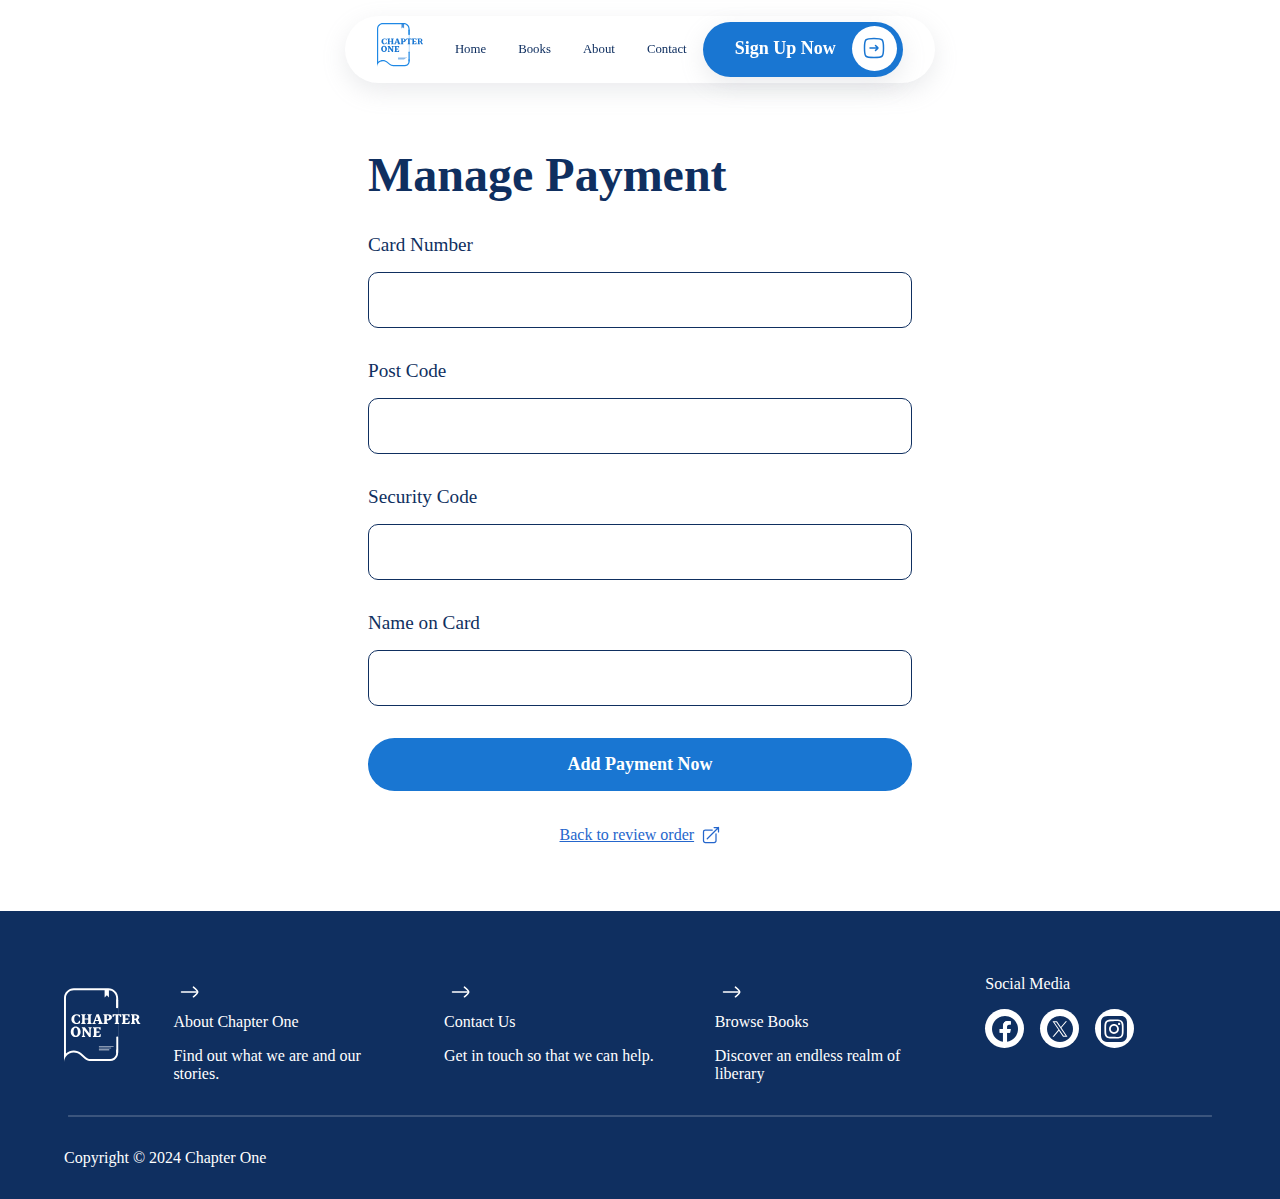
<file: manage-payment-form.html>
<!DOCTYPE html>
<html lang="en">

<head>
    <meta charset="UTF-8">
    <meta name="viewport" content="width=device-width, initial-scale=1.0">
    <title>Paymaent Page</title>

    <!-- Link for two fonts used in the website -->
    <link href="https://api.fontshare.com/v2/css?f[]=erode@700,300,500,600,400&f[]=recia@700,500,600,400&display=swap"
        rel="stylesheet">


    <link rel="stylesheet" href="./css/global.css">
    <link rel="stylesheet" href="./css/form.css">


</head>

<body>

    <!-- Header -->
    <header class="header-section">
        <input type="hidden" value="Manage Payment" id="current-page">
    </header>

    <!-- Main -->
    <main>
        <!-- review order section -->
        <section class="review-order">
            <form class="login-form payment-form">
                <h2>Manage Payment</h2>

                <div class="input-wrapper">
                    <!-- Card Number -->
                    <div class="input-group">
                        <div>
                            <label for="card-num">Card Number</label>
                        </div>
                        <input name="card-num" id="card-num" type="number" required>
                    </div>

                    <!-- Expired Date -->
                    <div class="input-group">
                        <div>
                            <label for="expired-date">Post Code</label>
                        </div>
                        <input name="expired-date" id="expired-date" type="text" required>
                    </div>

                    <!-- Security Code -->
                    <div class="input-group">
                        <div>
                            <label for="security-code">Security Code</label>
                        </div>
                        <input name="security-code" id="security-code" type="text" required>
                    </div>


                    <!-- Name on Card -->
                    <div class="input-group">
                        <div>
                            <label for="name-on-card">Name on Card</label>
                        </div>
                        <input name="name-on-card" id="name-on-card" type="text" required>
                    </div>

                    <button type="submit">
                        Add Payment Now
                    </button>
                    <a class="link" href="./review-order.html">
                        Back to review order
                        <svg width="24" height="24" viewBox="0 0 24 24" fill="none" xmlns="http://www.w3.org/2000/svg">
                            <path
                                d="M13.5 6H5.25C4.65326 6 4.08097 6.23705 3.65901 6.65901C3.23705 7.08097 3 7.65326 3 8.25V18.75C3 19.3467 3.23705 19.919 3.65901 20.341C4.08097 20.7629 4.65326 21 5.25 21H15.75C16.3467 21 16.919 20.7629 17.341 20.341C17.7629 19.919 18 19.3467 18 18.75V10.5M7.5 16.5L21 3M21 3H15.75M21 3V8.25"
                                stroke="#2466CC" stroke-width="1.5" stroke-linecap="round" stroke-linejoin="round" />
                        </svg>

                    </a>
                </div>
            </form>
        </section>
    </main>

    <!-- Footer -->
    <footer>
    </footer>

    <script src="./js/header.js"></script>
    <script src="./js/footer.js"></script>
    <script src="./js/nav-toggle.js"></script>
</body>


</html>
</file>
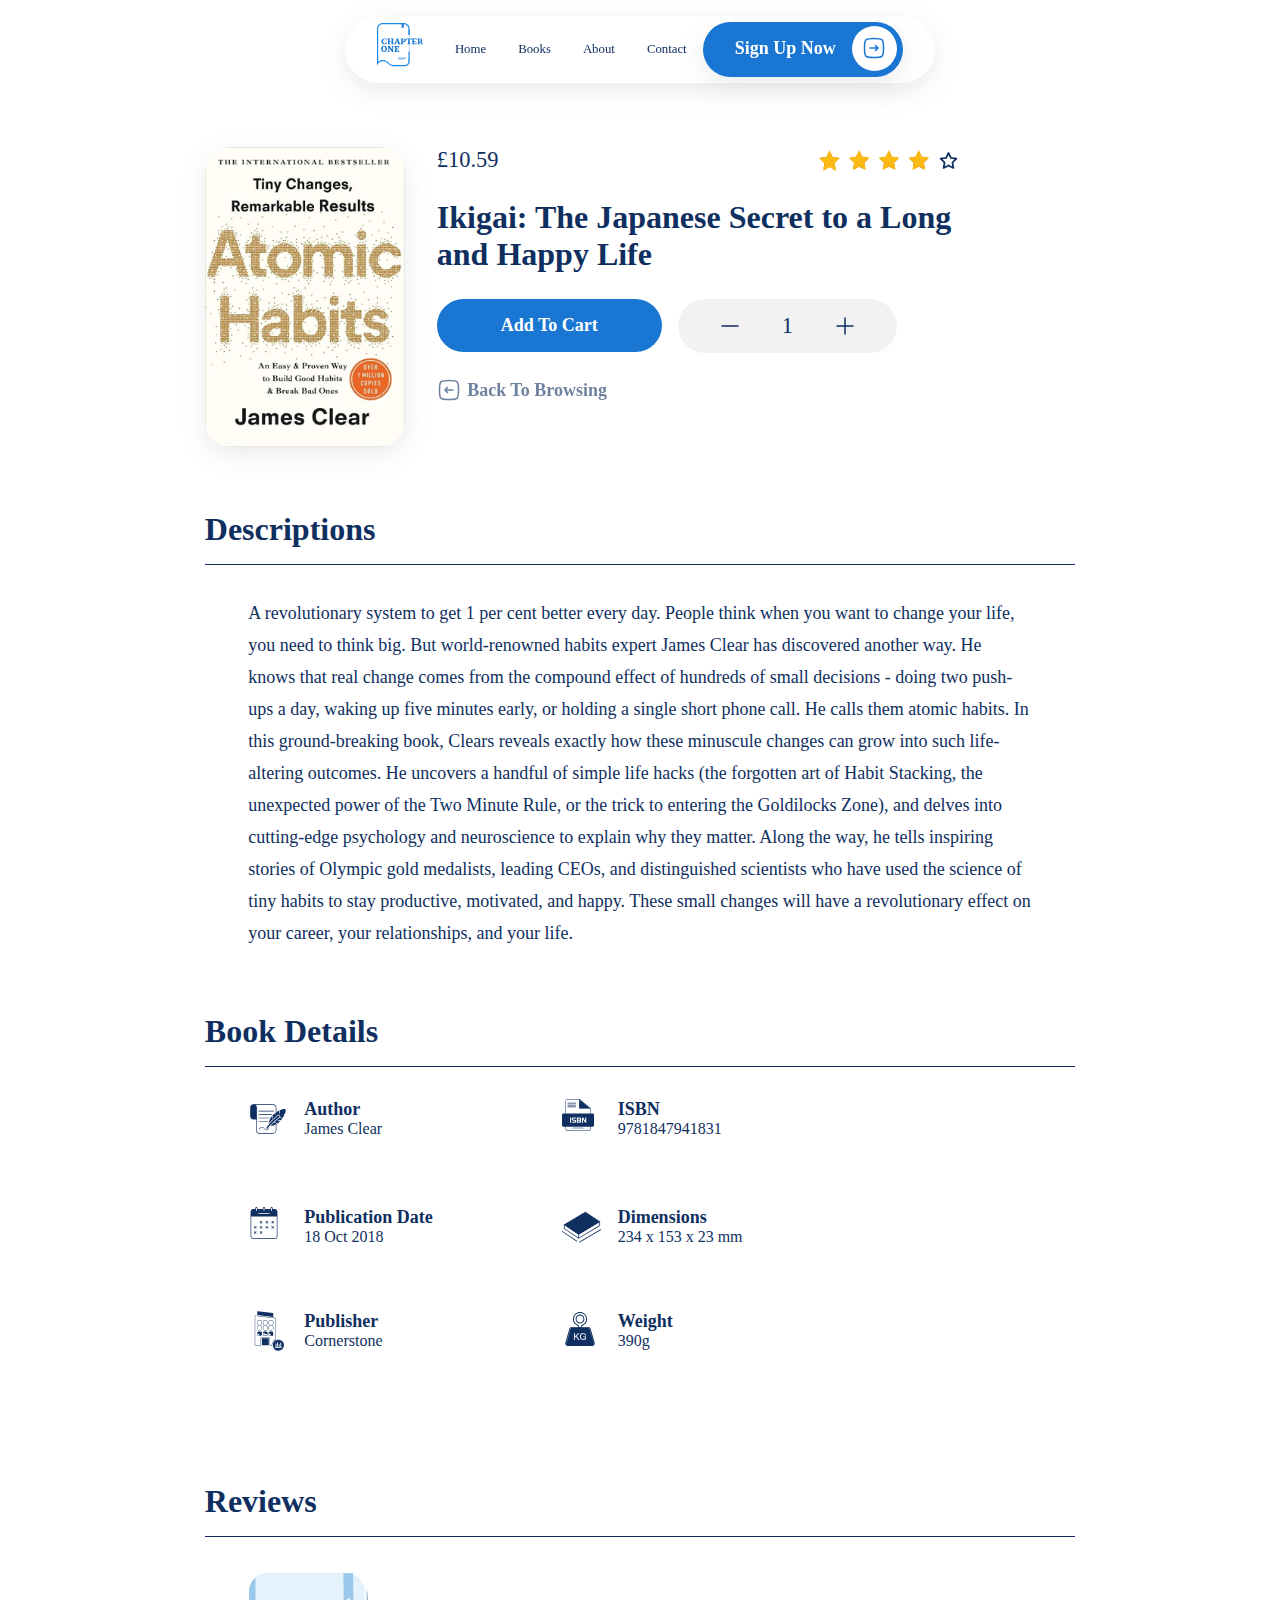
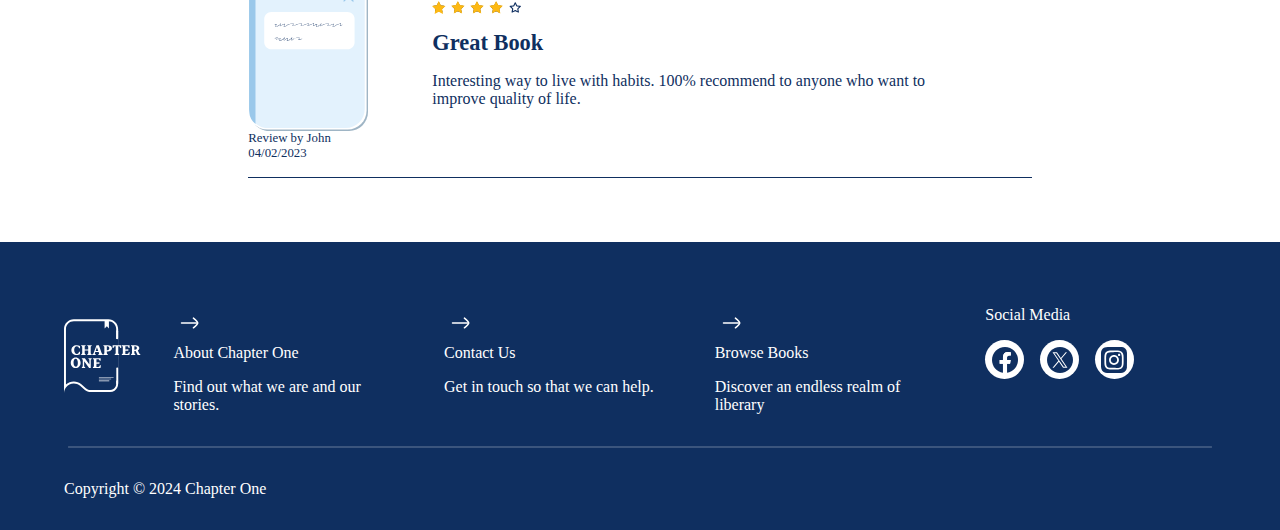
<file: product-details.html>
<!DOCTYPE html>
<html lang="en">

<head>
    <meta charset="UTF-8">
    <meta name="viewport" content="width=device-width, initial-scale=1.0">
    <title>Product Details Page</title>

    <!-- Link for two fonts used in the website -->
    <link href="https://api.fontshare.com/v2/css?f[]=erode@700,300,500,600,400&f[]=recia@700,500,600,400&display=swap"
        rel="stylesheet">


    <link rel="stylesheet" href="./css/global.css">
    <link rel="stylesheet" href="./css/product-details.css">

</head>

<body>

    <!-- Header -->
    <header class="header-section">
        <input type="hidden" value="Product Details" id="current-page">
    </header>

    <!-- Main -->
    <main>
        <!-- Product Details Section -->
        <section class="product-details">

            <div class="image">
                <img class="main-image" width="100%" height="100%" src="./images/atomic_habits.jpeg" alt="">
                <div class="mobile-image">
                    <!-- 3d Book -->
                    <div class="book-style-2 book">
                        <div class="book-cover">
                            <img width="100%" height="100%" src="./images/atomic_habits.jpeg" alt="">
                        </div>

                        <div class="book-middle">
                            <div class="white-pages"></div>
                        </div>
                        <img class="shadow" src="./images/book shadow.svg" alt="book shadow">
                    </div>
                </div>
            </div>

            <div class="info">
                <div class="price_rating">
                    <span class="price">£10.59</span>
                    <img class="rating" src="./images/4-review.svg" alt="rating svg">
                </div>
                <h4 class="name">Ikigai: The Japanese Secret to a Long and Happy Life</h4>
                <div class="action">
                    <button class="add">Add To Cart</button>
                    <div class="amount">
                        <button class="minus">
                            <svg width="24" height="24" viewBox="0 0 24 24" fill="none"
                                xmlns="http://www.w3.org/2000/svg">
                                <path d="M20 12H4" stroke-width="1.5" stroke-linecap="round" stroke-linejoin="round" />
                            </svg>
                        </button>
                        <p>1</p>
                        <button class="plus">
                            <svg width="24" height="24" viewBox="0 0 24 24" fill="none"
                                xmlns="http://www.w3.org/2000/svg">
                                <path d="M12 4V20M20 12H4" stroke-width="1.5" stroke-linecap="round"
                                    stroke-linejoin="round" />
                            </svg>
                        </button>
                    </div>
                </div>
                <a class="back-btn" href="./products.html">
                    <button class="btn-style-2">
                        <svg width="24" height="24" viewBox="0 0 24 24" fill="none" xmlns="http://www.w3.org/2000/svg">
                            <path
                                d="M16 12H8M16 12C16 11.2998 14.0057 9.99153 13.5 9.5M16 12C16 12.7002 14.0057 14.0085 13.5 14.5"
                                stroke="#0F2F60" stroke-width="1.5" stroke-linecap="round" stroke-linejoin="round" />
                            <path
                                d="M21.5 12C21.5 7.52166 21.5 5.28249 20.1088 3.89124C18.7175 2.5 16.4783 2.5 12 2.5C7.5217 2.5 5.2825 2.5 3.8912 3.89124C2.5 5.28249 2.5 7.52166 2.5 12C2.5 16.4783 2.5 18.7175 3.8912 20.1088C5.2825 21.5 7.5217 21.5 12 21.5C16.4783 21.5 18.7175 21.5 20.1088 20.1088C21.5 18.7175 21.5 16.4783 21.5 12Z"
                                stroke="#0F2F60" stroke-width="1.5" />
                        </svg>

                        Back To Browsing
                    </button>
                </a>
            </div>
        </section>

        <!-- Product Description Section -->
        <section class="description">
            <h4>Descriptions</h4>
            <div>
                <p>
                    A revolutionary system to get 1 per cent better every day.

                    People think when you want to change your life, you need to think big. But world-renowned habits
                    expert
                    James Clear has discovered another way. He knows that real change comes from the compound effect of
                    hundreds of small decisions - doing two push-ups a day, waking up five minutes early, or holding a
                    single short phone call. He calls them atomic habits.

                    In this ground-breaking book, Clears reveals exactly how these minuscule changes can grow into such
                    life-altering outcomes. He uncovers a handful of simple life hacks (the forgotten art of Habit
                    Stacking,
                    the unexpected power of the Two Minute Rule, or the trick to entering the Goldilocks Zone), and
                    delves
                    into cutting-edge psychology and neuroscience to explain why they matter.

                    Along the way, he tells inspiring stories of Olympic gold medalists, leading CEOs, and distinguished
                    scientists who have used the science of tiny habits to stay productive, motivated, and happy. These
                    small changes will have a revolutionary effect on your career, your relationships, and your life.
                </p>
            </div>

        </section>

        <!-- book details -->
        <section class="book-details">
            <h4>Book Details</h4>

            <!-- Detail group  -->
            <div class="detail">
                <div class="info">
                    <div class="icon">
                        <img width="100%" src="./images/author.svg" alt="author icon">
                    </div>
                    <span>
                        <label>Author</label>
                        <p>James Clear</p>
                    </span>
                </div>
                <div class="info">
                    <div class="icon">
                        <img width="80%" src="./images/isbn.svg" alt="author icon">
                    </div>
                    <span>
                        <label>ISBN</label>
                        <p>9781847941831</p>
                    </span>
                </div>
            </div>

            <!-- Detail group  -->
            <div class="detail">
                <div class="info">
                    <div class="icon">
                        <img width="80%" src="./images/publication date.svg" alt="author icon">
                    </div>
                    <span>
                        <label>Publication Date</label>
                        <p>18 Oct 2018</p>
                    </span>
                </div>
                <div class="info">
                    <div class="icon">
                        <img width="100%" src="./images/dimension.svg" alt="author icon">
                    </div>
                    <span>
                        <label>Dimensions</label>
                        <p>234 x 153 x 23 mm</p>
                    </span>
                </div>
            </div>

            <!-- Detail group  -->
            <div class="detail">
                <div class="info">
                    <div class="icon">
                        <img width="100%" src="./images/publisher.svg" alt="author icon">
                    </div>
                    <span>
                        <label>Publisher</label>
                        <p>Cornerstone</p>
                    </span>
                </div>
                <div class="info">
                    <div class="icon">
                        <img width="90%" src="./images/kg.svg" alt="author icon">
                    </div>
                    <span>
                        <label>Weight</label>
                        <p>390g</p>
                    </span>
                </div>
            </div>
        </section>

        <!-- Reviews -->
        <section class="reviews">
            <h4>Reviews</h4>
            <div class="card-wrapper">
                <div class="card">
                    <div class="review-book">
                        <img width="120px" src="./images/review book.svg" alt="review book">
                        <p>
                            <label>Review by John</label>
                            <span>04/02/2023</span>
                        </p>
                    </div>
                    <div class="customer-review">
                        <img width="90px" src="./images/4-review.svg" alt="4-stars-review svg">
                        <p>Great Book</p>
                        <p>Interesting way to live with habits. 100% recommend to anyone who want to
                            improve quality of life.</p>
                    </div>
                </div>
            </div>

        </section>
    </main>

    <!-- Footer -->
    <footer>
    </footer>

    <script src="./js/header.js"></script>
    <script src="./js/footer.js"></script>
    <script src="./js/nav-toggle.js"></script>

</body>


</html>
</file>
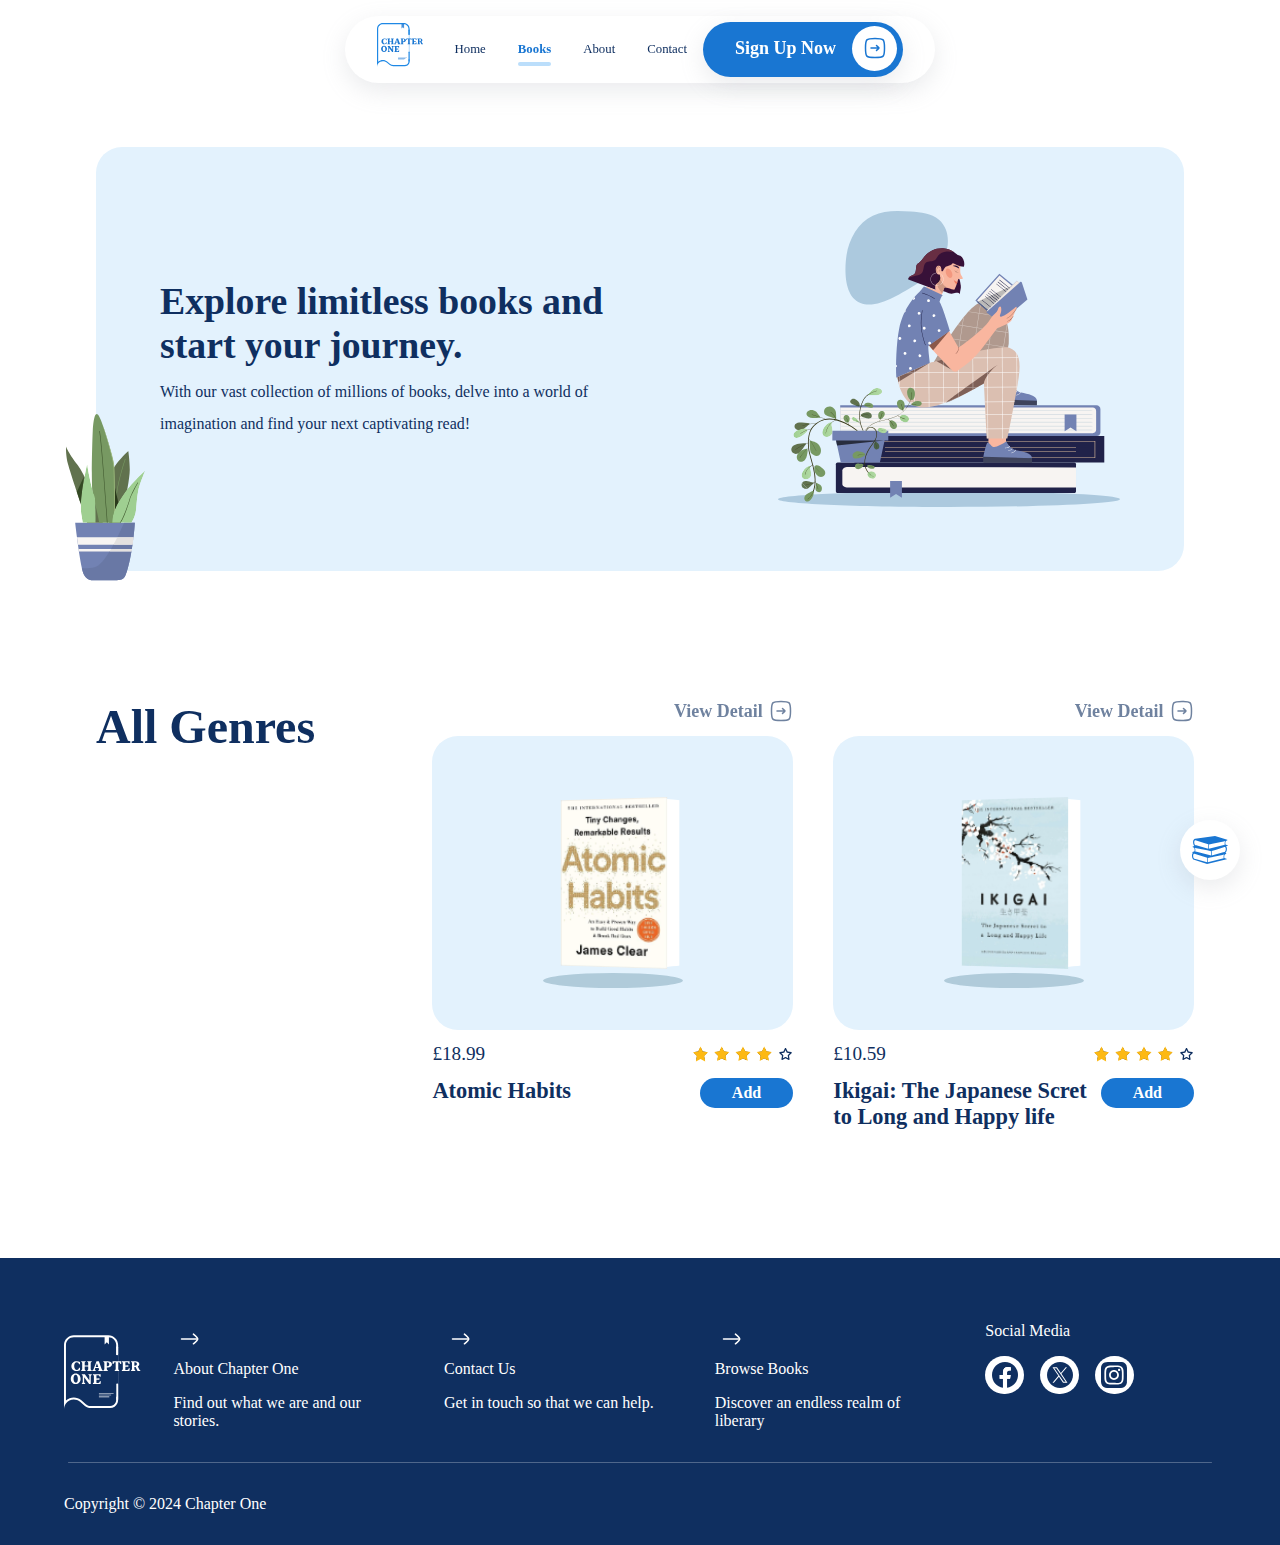
<file: products.html>
<!DOCTYPE html>
<html lang="en">

<head>
    <meta charset="UTF-8">
    <meta name="viewport" content="width=device-width, initial-scale=1.0">
    <title>Books Page</title>

    <!-- Link for two fonts used in the website -->
    <link href="https://api.fontshare.com/v2/css?f[]=erode@700,300,500,600,400&f[]=recia@700,500,600,400&display=swap"
        rel="stylesheet">

    <link rel="stylesheet" href="./css/global.css">
    <link rel="stylesheet" href="./css/products.css">
    <link rel="stylesheet" href="./css/animation.css">
</head>

<body>

    <!-- Header -->
    <header class="header-section">
        <input type="hidden" value="Books" id="current-page">
    </header>


    <!-- Main -->
    <main>
        <!-- Introduction Section -->
        <section class="intro-card">
            <img class="plant" src="./images/plants.svg" alt="plant svg">
            <div class="intro-text">
                <span>Explore limitless books and start your journey.</span>
                <p> With our vast collection of millions of books, delve into a world of
                    imagination and find your next captivating read!
                </p>
            </div>
            <img class="girl-on-book" src="./images/girl on book.svg" alt="girls on book svg">

        </section>

        <!-- Products Section -->
        <section class="product-section">
            <!-- Title -->
            <div class="heading">
                <h2>All Genres</h2>
            </div>

            <!-- Products -->
            <div class="products-wrapper">
                <div class="product">
                    <a class="view-detail-btn" href="./product-details.html">
                        <button class="btn-style-2">
                            View Detail
                            <svg width="24" height="24" viewBox="0 0 24 24" fill="none"
                                xmlns="http://www.w3.org/2000/svg">
                                <path
                                    d="M16 12H8M16 12C16 11.2998 14.0057 9.99153 13.5 9.5M16 12C16 12.7002 14.0057 14.0085 13.5 14.5"
                                    stroke="#0F2F60" stroke-width="1.5" stroke-linecap="round"
                                    stroke-linejoin="round" />
                                <path
                                    d="M21.5 12C21.5 7.52166 21.5 5.28249 20.1088 3.89124C18.7175 2.5 16.4783 2.5 12 2.5C7.5217 2.5 5.2825 2.5 3.8912 3.89124C2.5 5.28249 2.5 7.52166 2.5 12C2.5 16.4783 2.5 18.7175 3.8912 20.1088C5.2825 21.5 7.5217 21.5 12 21.5C16.4783 21.5 18.7175 21.5 20.1088 20.1088C21.5 18.7175 21.5 16.4783 21.5 12Z"
                                    stroke="#0F2F60" stroke-width="1.5" />
                            </svg>
                        </button>
                    </a>
                    <div class="background">
                        <!-- 3d Book -->
                        <div class="book-style-2 book">
                            <div class="book-cover">
                                <img width="100%" height="100%" src="./images/atomic_habits.jpeg" alt="">
                            </div>

                            <div class="book-middle">
                                <div class="white-pages"></div>
                            </div>
                            <img class="shadow" src="./images/book shadow.svg" alt="book shadow">
                        </div>
                    </div>
                    <div class="details dpr">
                        <span class="price">£18.99</span>
                        <img width="100px" class="rating" src="./images/4-review.svg" alt="">
                    </div>

                    <div class="details dna">
                        <a class="name" href="">
                            <span>
                                Atomic Habits
                            </span>
                        </a>
                        <div class="action">
                            <button>Add</button>
                        </div>
                    </div>

                </div>

                <div class="product">
                    <a class="view-detail-btn" href="./product-details.html">
                        <button class="btn-style-2">
                            View Detail
                            <svg width="24" height="24" viewBox="0 0 24 24" fill="none"
                                xmlns="http://www.w3.org/2000/svg">
                                <path
                                    d="M16 12H8M16 12C16 11.2998 14.0057 9.99153 13.5 9.5M16 12C16 12.7002 14.0057 14.0085 13.5 14.5"
                                    stroke="#0F2F60" stroke-width="1.5" stroke-linecap="round"
                                    stroke-linejoin="round" />
                                <path
                                    d="M21.5 12C21.5 7.52166 21.5 5.28249 20.1088 3.89124C18.7175 2.5 16.4783 2.5 12 2.5C7.5217 2.5 5.2825 2.5 3.8912 3.89124C2.5 5.28249 2.5 7.52166 2.5 12C2.5 16.4783 2.5 18.7175 3.8912 20.1088C5.2825 21.5 7.5217 21.5 12 21.5C16.4783 21.5 18.7175 21.5 20.1088 20.1088C21.5 18.7175 21.5 16.4783 21.5 12Z"
                                    stroke="#0F2F60" stroke-width="1.5" />
                            </svg>
                        </button>
                    </a>
                    <div class="background">
                        <!-- 3d Book -->
                        <div class="book-style-2 book">
                            <div class="book-cover">
                                <img width="100%" height="100%" src="./images/ikigai.jpg" alt="">
                            </div>

                            <div class="book-middle">
                                <div class="white-pages"></div>
                            </div>
                            <img class="shadow" src="./images/book shadow.svg" alt="book shadow">
                        </div>
                    </div>
                    <div class="details dpr">
                        <span class="price">£10.59</span>
                        <img width="100px" class="rating" src="./images/4-review.svg" alt="">
                    </div>

                    <div class="details dna">
                        <a class="name" href="./product-details.html">
                            <span>
                                Ikigai: The Japanese Scret
                                to Long and Happy life
                            </span>
                        </a>
                        <div class="action">
                            <button>Add</button>
                        </div>
                    </div>

                </div>


            </div>

        </section>

        <!-- shopping cart section -->
        <div class="cart" id="open-cart-btn">
            <button>
                <img src="./images/book_cart.svg" alt="cart svg">
            </button>
            <span class="hidden">
                <p>1</p>
            </span>
        </div>

        <!-- shopping cart panel section -->
        <div class="cart-section" id="cart">
            <div class="cart-panel-wrapper">
                <div class="heading">
                    <h4>My Cart</h4>
                    <svg id="close-cart-btn" width="13" height="13" viewBox="0 0 13 13" fill="none"
                        xmlns="http://www.w3.org/2000/svg">
                        <path d="M11.625 1.375L1.375 11.6243M11.625 11.625L1.375 1.37567" stroke="#0F2F60"
                            stroke-width="2" stroke-linecap="round" stroke-linejoin="round" />
                    </svg>
                </div>
                <div class="cart-books-wrapper">

                    <!-- empty cart -->
                    <div class="empty-cart hidden">
                        <img src="./images/empty_cart_icon.svg" alt="empty-cart-icon">
                        <p>The cart is empty.</p>
                    </div>
                    <!-- cart book -->
                    <div class="cart-book">
                        <div class="image">
                            <img width="80px" src="./images/ikigai.jpg" alt="">
                        </div>
                        <div class="info">
                            <div class="rating">
                                <img src="./images/4-review.svg" alt="4-review image">
                                <a class="remove">Remove</a>
                            </div>
                            <span class="title">
                                Ikigai: The Japanese secret to
                                a long and happy life
                            </span>
                            <div class="price_amount">
                                <span class="price">$21.99</span>
                                <div class="amount">
                                    <button class="minus">
                                        <svg width="20" height="20" viewBox="0 0 24 24" fill="none"
                                            xmlns="http://www.w3.org/2000/svg">
                                            <path d="M20 12H4" stroke-width="1.5" stroke-linecap="round"
                                                stroke-linejoin="round" />
                                        </svg>
                                    </button>
                                    <span>1</span>
                                    <button class="plus">
                                        <svg width="20" height="20" viewBox="0 0 24 24" fill="none"
                                            xmlns="http://www.w3.org/2000/svg">
                                            <path d="M12 4V20M20 12H4" stroke-width="1.5" stroke-linecap="round"
                                                stroke-linejoin="round" />
                                        </svg>
                                    </button>
                                </div>
                            </div>
                        </div>


                    </div>
                </div>
                <div class="subtotal">
                    <span>Subtotal</span>
                    <span>$29.91</span>
                </div>
                <a class="checkout" href="./review-order.html">
                    <button class="btn-style-1">
                        Checkout Now
                    </button>
                </a>

            </div>
        </div>

    </main>

    <!-- Footer -->
    <footer>
    </footer>


    <script src="./js/add-to-cart.js"></script>
    <script src="./js/header.js"></script>
    <script src="./js/footer.js"></script>
    <script src="./js/nav-toggle.js"></script>

</body>


</html>
</file>
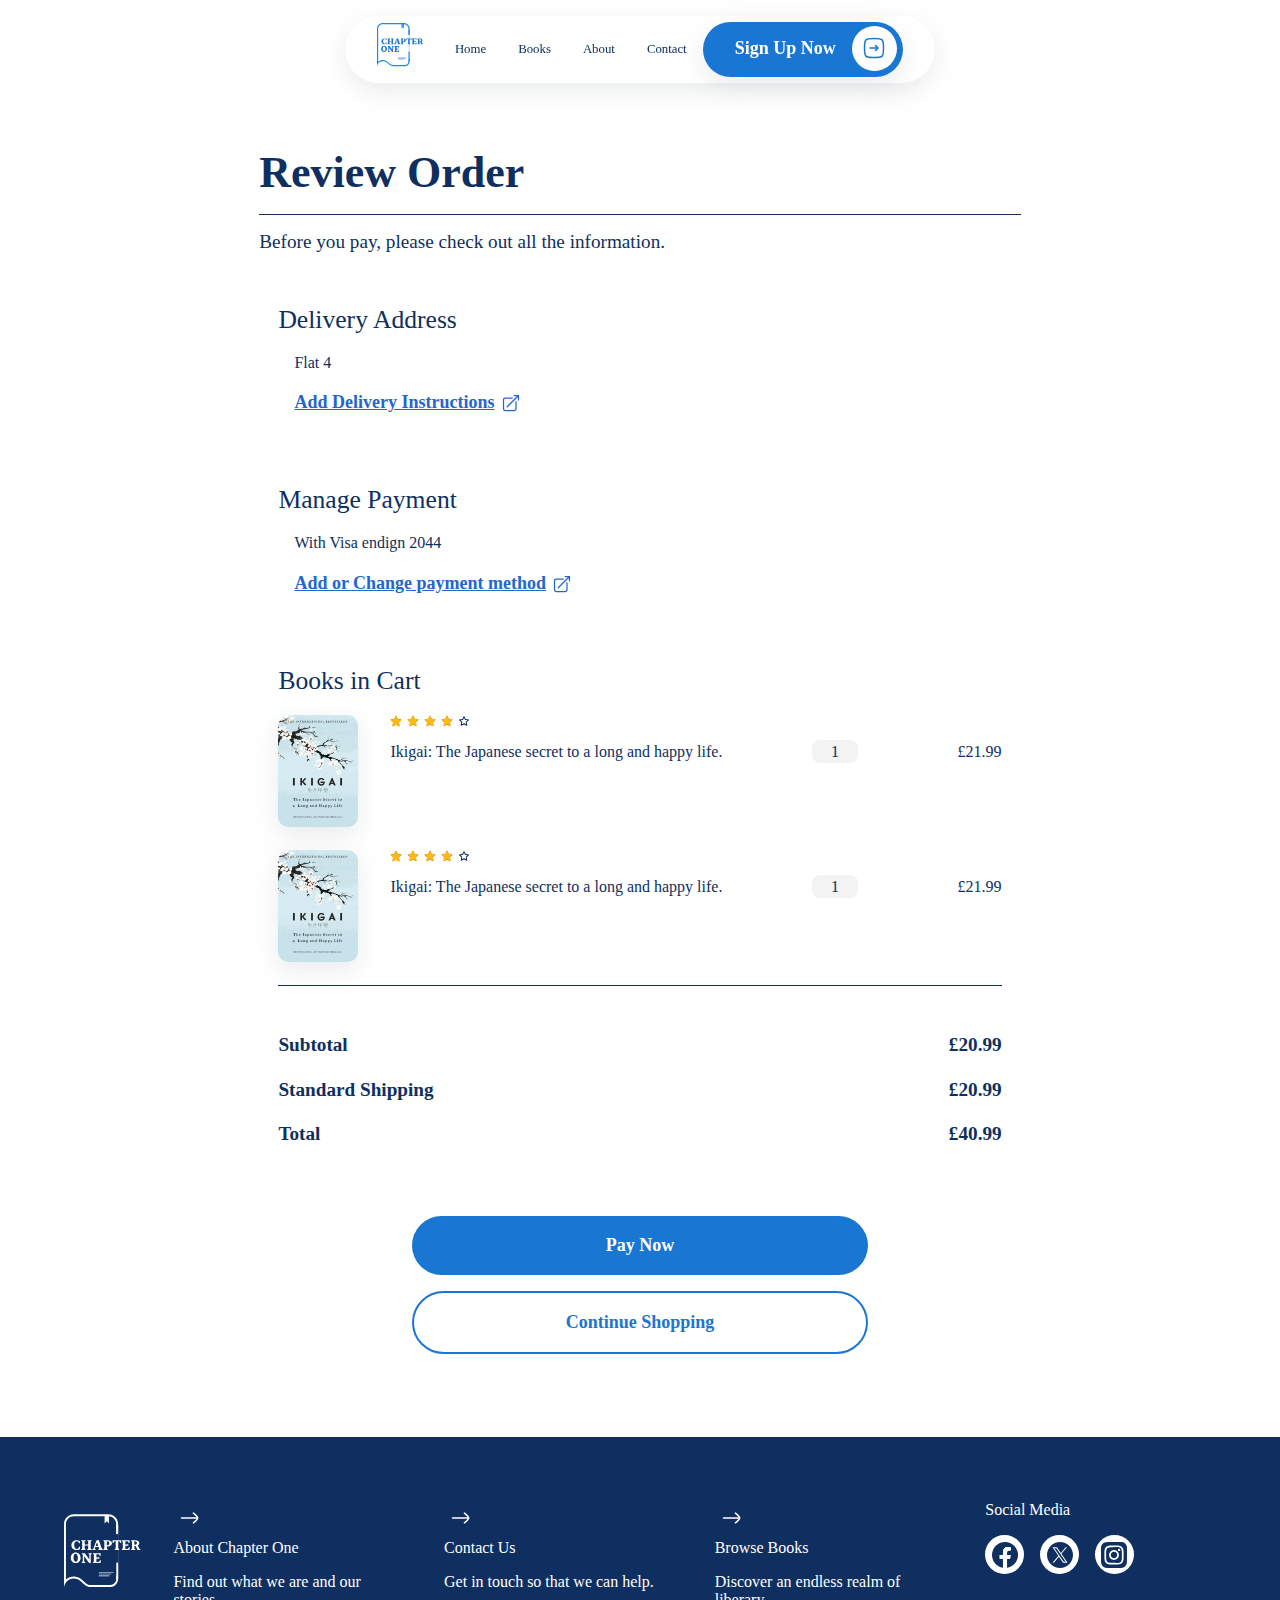
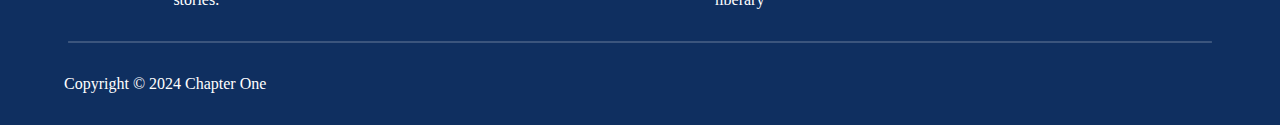
<file: review-order.html>
<!DOCTYPE html>
<html lang="en">

<head>
    <meta charset="UTF-8">
    <meta name="viewport" content="width=device-width, initial-scale=1.0">
    <title>Review Order Page</title>

    <!-- Link for two fonts used in the website -->
    <link href="https://api.fontshare.com/v2/css?f[]=erode@700,300,500,600,400&f[]=recia@700,500,600,400&display=swap"
        rel="stylesheet">


    <link rel="stylesheet" href="./css/global.css">
    <link rel="stylesheet" href="./css/review-order.css">

</head>

<body>

    <!-- Header -->
    <header class="header-section">
        <input type="hidden" value="Review Order" id="current-page">
    </header>

    <!-- Main -->
    <main>
        <!-- review order section -->
        <section class="review-order">

            <!-- heading -->
            <div class="heading">
                <h3>Review Order</h3>
                <span>Before you pay, please check out all the information.</span>
            </div>

            <!-- delivery address -->
            <div class="manage deli-address">
                <span>Delivery Address</span>
                <span id="deliver-address">Flat 4</span>
                <a href="./add-delivery-form.html">
                    <button class="link">
                        Add Delivery Instructions
                        <svg width="24" height="24" viewBox="0 0 24 24" fill="none" xmlns="http://www.w3.org/2000/svg">
                            <path
                                d="M13.5 6H5.25C4.65326 6 4.08097 6.23705 3.65901 6.65901C3.23705 7.08097 3 7.65326 3 8.25V18.75C3 19.3467 3.23705 19.919 3.65901 20.341C4.08097 20.7629 4.65326 21 5.25 21H15.75C16.3467 21 16.919 20.7629 17.341 20.341C17.7629 19.919 18 19.3467 18 18.75V10.5M7.5 16.5L21 3M21 3H15.75M21 3V8.25"
                                stroke="#2466CC" stroke-width="1.5" stroke-linecap="round" stroke-linejoin="round" />
                        </svg>
                    </button>
                </a>

            </div>

            <!-- manage paymnet -->
            <div class="manage payment">
                <span>Manage Payment</span>
                <span id="payment-card">With Visa endign 2044</span>
                <a href="./manage-payment-form.html">
                    <button class="link">
                        Add or Change payment method
                        <svg width="24" height="24" viewBox="0 0 24 24" fill="none" xmlns="http://www.w3.org/2000/svg">
                            <path
                                d="M13.5 6H5.25C4.65326 6 4.08097 6.23705 3.65901 6.65901C3.23705 7.08097 3 7.65326 3 8.25V18.75C3 19.3467 3.23705 19.919 3.65901 20.341C4.08097 20.7629 4.65326 21 5.25 21H15.75C16.3467 21 16.919 20.7629 17.341 20.341C17.7629 19.919 18 19.3467 18 18.75V10.5M7.5 16.5L21 3M21 3H15.75M21 3V8.25"
                                stroke="#2466CC" stroke-width="1.5" stroke-linecap="round" stroke-linejoin="round" />
                        </svg>
                    </button>
                </a>

            </div>

            <!-- books in cart -->
            <div class="manage books-in-cart">
                <span>Books in Cart</span>
                <!-- book -->
                <div class="book">
                    <div class="cover">
                        <img width="80px" src="./images/ikigai.jpeg" alt="book image">
                    </div>
                    <div class="details">
                        <img class="rating" width="80px" src="./images/4-review.svg" alt="4-review svg">
                        <div>
                            <span class="title">
                                Ikigai: The Japanese secret to
                                a long and happy life.
                            </span>
                            <span class="amount">
                                <label>1</label>
                            </span>
                            <span class="price">
                                £21.99
                            </span>
                        </div>
                    </div>

                </div>

                <!-- book -->
                <div class="book">
                    <div class="cover">
                        <img width="80px" src="./images/ikigai.jpeg" alt="book image">
                    </div>
                    <div class="details">
                        <img class="rating" width="80px" src="./images/4-review.svg" alt="4-review svg">
                        <div>
                            <span class="title">
                                Ikigai: The Japanese secret to
                                a long and happy life.
                            </span>
                            <span class="amount">
                                <label>1</label>
                            </span>
                            <span class="price">
                                £21.99
                            </span>
                        </div>
                    </div>

                </div>
                <!-- total calculation -->
                <div class="total-calculation">
                    <!-- sub total -->
                    <div>
                        <span>Subtotal</span>
                        <span>£20.99</span>
                    </div>
                    <!-- standard shipping -->
                    <div>
                        <span>Standard Shipping</span>
                        <span>£20.99</span>
                    </div>
                    <!-- Total Price -->
                    <div>
                        <span>Total </span>
                        <span>£40.99</span>
                    </div>
                </div>
            </div>

            <div class="manage paynow">
                <button class="">
                    Pay Now
                </button>
                <button>
                    <a href="./products.html">
                        Continue Shopping
                    </a>

                </button>
            </div>

        </section>


    </main>

    <!-- Footer -->
    <footer>
    </footer>

    <script src="./js/header.js"></script>
    <script src="./js/footer.js"></script>
    <script src="./js/nav-toggle.js"></script>
</body>


</html>
</file>
<file: css/global.css>
* {
  margin: 0;
  padding: 0;
  /* box-sizing: border-box; */
  scroll-behavior: smooth;
}
body {
    font-family: 'Recia', serif;
    scroll-behavior: smooth;
    max-width: 1512px;
    height: fit-content;
    color: #0F2F60;
    font-weight: 500;
    font-size: 1rem;
    margin: auto;
    position: relative;
    width: 100%;
    box-sizing: border-box;
}

h1,
h2,
h3,
h4,
h5 {
    font-family: 'Erode', serif;
}

h1 {
    font-weight: 700;
}

h2,
h3,
h4,
h5 {
    font-weight: 600;
}

h1 {
    font-size: 3.25rem;
    /* 52px */
}

h2 {
    font-size: 3rem;
    /* 48px */
}

h3 {
    font-size: 2.75rem;
    /* 44px */
}

h4 {
    font-size: 2rem;
    /* 32px */
}

h5 {
    font-size: 1.75rem;
    /* 28px */
}

header {
    position: sticky;
    width: fit-content;
    height: 100%;
    margin: auto;
    top: 1rem;
    margin-top: 1rem;
    padding: 0.4rem 2rem;
    display: flex;
    align-content: center;
    gap: 1rem;
    box-shadow: rgba(149, 157, 165, 0.2) 0px 8px 24px;
    border-radius: 1000px;
    z-index: 10;
    background-color: #FFFFFF;

}

.mobile-header {
    display: none;
}

.mobile-header>span {
    font-weight: 600;
}

.mobile-header .navi-panel {
    background-color: #E3F2FD;
    position: fixed;
    right: 0;
    top: 80px;
    width: 100%;
    /* padding: 2rem; */
}

.mobile-header .navi-panel ul li a {
    font-size: 14px;
}

.mobile-header .navi-panel ul li:last-child a {
    font-weight: 600;
    color: #FFFFFF !important;
    background-color: #1976D2;
    padding: 0.6rem;
    border-radius: 100px;
}

header .logo-navlinks {
    display: flex;
    align-items: center;
    gap: 2rem;
    font-size: .8rem;

}

header ul {
    display: flex;
    justify-content: center;
    align-items: center;
    gap: 2rem;
    padding-inline-start: 0px;
}

header ul li {
    list-style-type: none;
}

header ul li a {
    color: #0F2F60;
    transition: all 0.2s ease-in-out;
    position: relative;

}

header ul li a:hover,
.active-link {
    color: #1976D2;
    font-weight: 600;
}

.active-link::after {
    content: '';
    position: absolute;
    left: 0;
    bottom: -10px;
    width: 100%;
    height: 4px;
    background-color: #BBDEFB;
    border-radius: 10px;
}

header .signup-btn {
    display: flex;
    justify-content: center;
    align-content: center;
    padding: 0.2rem 0.4rem 0.4rem 2rem;
    gap: 1rem;
    background-color: #1976D2;
    border-radius: 100px;
    box-shadow: rgba(149, 157, 165, 0.2) 0px 8px 24px;
    transition: transform 0.3s ease-in;
}

header .signup-btn:hover {
    transform: scale(0.9);

}

header .signup-btn button {
    background-color: transparent;
    color: #FFFFFF;

}

header .signup-btn .circle {
    background-color: #FFFFFF;
    width: 45px;
    height: 45px;
    border-radius: 50%;
    display: flex;
    align-items: center;
    justify-content: center;
    cursor: pointer;
}

main {
    width: 85%;
    margin: auto !important;
}

footer {
    background-color: #0F2F60;
    padding: 0rem 4rem;
    color: #FFFFFF;
    display: flex;
    flex-direction: column;
    gap: 2rem;
}

footer .links {
    display: flex;
    padding-top: 4rem;
    gap: 2rem;
}

footer .links>div {
    display: grid;
    grid-template-columns: repeat(4, 1fr);
    grid-template-rows: repeat(1, 1fr);
    grid-column-gap: 40px;
    grid-row-gap: 40px;

}

footer .links>div>span>a {
    display: flex;
    flex-direction: column;
    gap: 1rem;
    color: #FFFFFF;
    transition: all 0.2s ease-in;

}

footer .links>div>span>a:hover {
    transform: scale(0.9);
}

footer .links>div>span>a>svg {
    position: relative;
    bottom: -14px;
}

footer .links>a:hover {}

footer .social-media {
    display: flex;
    flex-direction: column;
    gap: 1rem;
}

footer .social-media div {
    display: flex;
    gap: 1rem;
}

footer .social-media .icons a {
    display: flex;
    width: 26px;
    height: 26px;
    border-radius: 50%;
    gap: 1rem;
    background-color: #FFFFFF;
    padding: 0.4rem;
}

footer>p {
    padding-bottom: 2rem;
}

section {
    padding: 4rem 0rem;
}

/* Headings and Subtitle throughout the entire website */
.heading {
    display: flex;
    flex-direction: column;
    gap: 1.6rem;
}

.subtitle,
.subtitle-2 {
    width: 50%;
    font-size: 1.25rem;
    line-height: 36px;
}

.subtitle-2 {
    width: 100%;
}

button {
    border: none;
    font-size: 1.125rem;
    /*18px */
    font-family: 'Erode', serif;
    font-weight: 600;
    transition: all .2s ease-in-out;
    cursor: pointer;
    background-color: transparent;

}

.btn-style-1,
.btn-style-3 {
    background-color: #1976D2;
    border: none;
    border-radius: 100px;
    color: #FFFFFF;
    box-shadow: rgba(149, 157, 165, 0.2) 0px 8px 24px;
    cursor: pointer;
}

.btn-style-1 {
    padding: 0.6rem 2.6rem;
}

.btn-style-1:hover {
    background-color: #FFFFFF;
    color: #0F2F60;
}

.btn-style-2 {
    background-color: transparent;
    display: flex;
    justify-content: center;
    align-items: center;
    gap: 0.4rem;
    opacity: 0.6;
    color: #0F2F60;
    position: relative;
    z-index: 2;
}

.btn-style-2:hover {
    opacity: 1;
    transform: scale(1.2);
    text-decoration: underline;
}

.btn-style-3 {
    padding: 0.8rem 2.6rem;
    display: flex;
    align-items: center;
    justify-content: center;
    gap: 0.4rem;
}

.btn-style-3:hover {
    transform: scale(0.9);
    opacity: 0.94;
}

.arrow {
    width: 40px;
    height: 40px;
    border-radius: 50%;
    background-color: #FFFFFF;
    transition: transform 0.1s ease-out;
    display: flex;
    justify-content: center;
    align-items: center;
}

.arrow:active {
    transform: scale(0.98) !important;
    opacity: 0.5;
}

.arrow:hover {
    transform: scale(1.2);
}

a {
    text-decoration: none;
}

.control {
    display: flex;
    align-items: center;
    gap: 1rem;
}

.control {
    display: flex;
    align-items: center;
    gap: 1rem;
}

.control>button {
    border: 2px solid #1976D2;
}

/* Hightlight  */
.hightlight,
.hightlight-3 {
    position: relative;
    font-weight: 700;
    display: inline-block;
}

.hightlight::before,
.hightlight-3::after {
    content: '';
    position: absolute;
    bottom: -4px;
    width: 100%;
    height: 6px;
    background-color: #BBDEFB;
    border-radius: 10px;
}

.hightlight-2 {
    color: #1976D2;
}

.hightlight-3::after {
    left: 0;
    height: 4px;
}

.three-line-truncate {
    overflow: hidden;
    text-overflow: ellipsis;
    display: -webkit-box;
    -webkit-line-clamp: 3;
    line-clamp: 2;
    -webkit-box-orient: vertical;
    max-width: 99%;
}


.dummy-block {
    visibility: hidden;
}

/* Book Styles Section */
.book-style-1,
.book-style-2 {
    width: 180px;
    height: 300px;
    position: relative;
    perspective: 1000px;
    transform-style: preserve-3d;
    display: flex;
    justify-content: center;
    align-items: center;
    transform: rotateY(-18deg);
}

.book-style-1 div {
    position: absolute;
}

.book-style-1>.book-cover,
.book-style-2>.book-cover {
    width: 80%;
    height: 70%;
    position: absolute;
    transform: translateZ(100px) rotateY(-20deg);
    transition: all 0.4s ease-in;
    background-color: azure;
    z-index: 2;
    /* box-shadow: rgba(149, 157, 165, 0.2) 0px 8px 24px; */
    image-rendering: smooth;

}

.book-style-1>.book-middle,
.book-style-2>.book-middle {
    width: 100%;
    height: 70%;
    position: absolute;
    transition: all 0.2s ease-in;
    transform: rotateY(70deg) translateZ(100px);
    z-index: 2;
}

.book-style-1>.book-middle>.white-pages,
.book-style-2>.book-middle>.white-pages {
    width: 30%;
    height: 100%;
    background-color: #ffffff;
    /* background-image: url("../images/book-middle.svg"); */
    background-repeat: no-repeat;
    background-size: cover;
}

.book-style-1>.bg-circle,
.book-style-2>.bg-circle {
    width: 240px;
    height: 240px;
    border-radius: 50%;
    background-color: #E3F2FD;
}

.book-style-2 {
    width: 170px;
    height: 230px;
    transform: rotateY(0deg);
}

.book-style-2 .book-cover {
    width: 60%;
    height: 66%;
}

.book-style-2>.book-middle {
    width: 60%;
    height: 66%;
    transform: rotateY(48deg) translateZ(100px);

}

.book-style-2>.bg-circle {
    width: 160px;
    height: 160px;
}

hr {
    border: 2px solid #FFFFFF;
}

.login {
    display: flex;
    justify-content: space-between;
    align-items: center;
}

/* Form and input css */
form {
    width: 40%;
    display: flex;
    flex-direction: column;
    justify-content: center;
    /* gap: 4rem; */
    padding: 4rem;
}

.login .illustration {
    width: 40%;
}

form .input-wrapper {
    display: flex;
    flex-direction: column;
    gap: 2rem;
}

form .input-group {
    display: flex;
    flex-direction: column;
    gap: 1rem;
    justify-content: center;
}

form button,
.cart-panel-wrapper .checkout>button {
    width: 100%;
    padding: 1rem 2rem;
    color: #FFFFFF;
    background: #1976D2;
    border-radius: 100px;
    transition: transform 0.2s ease-in;
}

form button:hover,
.cart-panel-wrapper .checkout>button:hover {
    transform: scale(0.96);
}

form button:active,
.cart-panel-wrapper .checkout>button:active {
    opacity: 0.6;
    transform: scale(0.8);
}

form .input-group a {
    justify-content: flex-start;
}

form .input-group svg {
    width: 16px;
}

form .input-group>div {
    display: flex;
    align-items: center;
    justify-content: stretch;
    gap: 0.6rem;
}

form .input-group>div>label {
    font-size: 1.2rem;
    font-family: 'Erode', serif;

}

form .input-group>div>img {
    width: 20px;
}

form .input-group>input {
    border-radius: 10px;
    padding: 1rem;
    border: 1px solid #0F2F60;
    font-size: 1.2rem;
    font-family: 'Erode', serif;
    color: #0F2F60;
}

.link {
    font-family: 'Erode', serif;
    display: flex;
    justify-content: center;
    align-items: center;
    gap: 0.4rem;
    color: #2566CC;
    text-decoration: underline;
    transition: transform 0.2s ease-in-out;
}

.link:hover {
    transform: translateY(-4px);
}

.link>svg {
    width: 20px;
}

.cart-section {
    position: fixed;
    top: 0;
    bottom: 0;
    right: 0;
    left: 0;
    z-index: 14;
    margin-left: auto;
    width: 0%;
    overflow: hidden;
}

.cart {
    position: fixed;
    right: 40px;
    bottom: 20px;
    background-color: #FFFFFF;
    width: 60px;
    height: 60px;
    border-radius: 50%;
    box-shadow: rgba(149, 157, 165, 0.2) 0px 8px 24px;
    display: flex;
    justify-content: center;
    align-items: center;
    z-index: 11;
    cursor: pointer;
}

.cart>button {
    display: flex;
    justify-content: center;
    align-items: center;
}

.cart>button>img {
    transition: transform 0.4s ease-in-out;
}

.cart>button:hover>img {
    transform: translateY(-4px);
}

.cart:active {
    transform: scale(0.8);
    opacity: 0.6;
}

.cart>span {
    position: absolute;
    top: -20px;
    right: -14px;
    width: 36px;
    height: 36px;
    border-radius: 50%;
    background-color: #1976D2;
    display: flex;
    justify-content: center;
    align-items: center;
    text-align: center;
    color: #FFFFFF;
    box-shadow: rgba(149, 157, 165, 0.2) 0px 8px 24px;
}

.cart-panel-wrapper {
    position: relative;
    height: 100%;
    top: 0;
    right: 0;
    background-color: #FFFFFF;
    box-shadow: rgba(149, 157, 165, 0.2) 0px 8px 24px;
    padding: 1rem 2rem;
    z-index: 14;
    overflow: scroll;
    transition: all 0.4s ease-in-out;
}

.sw {
    /* width: 40%; */
    transform: scale(1);
}

.cart-panel-wrapper .heading {
    display: flex;
    justify-content: space-between;
    flex-direction: row;
    align-items: center;
    border-bottom: 1px solid #0F2F60;
    padding: 1.4rem 0rem;

}

.cart-panel-wrapper .heading h4 {
    width: fit-content;
    margin-block-start: 0em;
    margin-block-end: 0em;
}

.cart-panel-wrapper .heading>svg {
    cursor: pointer;
    transition: transform 0.4s ease-in-out;

}

.cart-panel-wrapper .heading>svg:hover {
    transform: scale(1.6);
}

.cart-books-wrapper {
    padding: 2rem 0rem;
    /* height: 420px; */
    overflow: scroll;
    scroll-behavior: smooth;
    /* background-color: red; */
}

.cart-books-wrapper .empty-cart {
    width: 100%;
    height: 100%;
    display: flex;
    justify-content: center;
    align-items: center;
    flex-direction: column;
}

.cart-books-wrapper .empty-cart>p {
    opacity: 0.6;
}

.cart-books-wrapper .cart-book {
    display: flex;
    gap: 1rem;
    padding: 1rem 0rem;
}

.cart-books-wrapper .cart-book .info {
    display: flex;
    flex-direction: column;
    gap: 0.6rem;
}

.cart-books-wrapper .cart-book .info>.rating {
    display: flex;
    justify-content: space-between;
    align-items: center;
}

.cart-books-wrapper .cart-book .info>.rating>img {
    width: 100px;
}

.cart-books-wrapper .cart-book .info>.rating>.remove {
    font-size: 0.8rem;
    text-decoration: underline;
    color: #2566CC;
    opacity: 0.8;
    cursor: pointer;
}

.cart-books-wrapper .cart-book .info>.rating>.remove:hover {
    opacity: 1;
    font-weight: 600;
}

.cart-books-wrapper .cart-book .info .title {
    font-weight: 600;
}

.cart-books-wrapper .cart-book .info .price_amount {
    display: flex;
    justify-content: space-between;
    /* align-items: center; */
}

.cart-books-wrapper .cart-book .info .amount {
    display: flex;
    background-color: #F3F3F3;
    justify-content: center;
    align-items: center;
    padding: 0.2rem 1rem;
    gap: 1rem;
    border-radius: 100px;
}

.cart-books-wrapper .cart-book .info .amount>button {
    display: flex;
    justify-content: center;
    align-items: center;
    width: 30px;
    height: 30px;
    border-radius: 50%;
}

.cart-books-wrapper .cart-book .info .amount>button:hover {
    transform: scale(1.6);
    background-color: #1976D2;
}

.cart-books-wrapper .cart-book .info .amount>button:hover svg {
    stroke: #FFFFFF !important;

}

.cart-books-wrapper .cart-book .info .amount>button:active {
    transform: scale(0.9);
    opacity: 0.5;
}

.cart-books-wrapper .cart-book .info .amount>button>svg {
    stroke: #0F2F60;
}

.cart-panel-wrapper .subtotal {
    display: flex;
    justify-content: space-between;
    border-top: 1px solid #0F2F60;
    padding: 1.4rem 0rem;
}

.cart-panel-wrapper .subtotal>span:first-child {
    font-size: 1.2rem;
    font-family: 'Erode', serif;
}

.cart-panel-wrapper .subtotal>span:last-child {
    font-size: 1.2rem;
}

.cart-panel-wrapper .checkout {
    display: block;
}

.hidden {
    display: none !important;
}

.show {
    display: flex;
}

/* Responsive Css */

/* large screens like desktop */
@media screen and (max-width: 1200px) {
    .subtitle {
        width: 70%;
    }

    .book.book-style-1>.bg-circle {
        width: 210px;
        height: 210px;
    }

    footer {
        padding: 0rem 2rem;
    }

    .cart-panel-wrapper {
        /* width: 30%; */
    }


}

/* small screens like laptop */
@media screen and (max-width: 1024px) {
    header ul {
        gap: 1rem;
    }

    header .signup-btn {
        padding: 0.4rem 1rem;
        gap: 0.4rem;
    }

    header .signup-btn button {
        font-size: 1rem;
        padding: 0.2rem;
    }

    header .signup-btn .circle {
        width: 40px;
        height: 40px;
    }

    .login .illustration {
        width: 40%;
    }

    form {
        width: 50%;
        padding: 1rem;
    }

    .login-form h2 {
        font-size: clamp(2rem, 5.5vw - 1rem, 2.6rem);
    }

    footer .links>div {
        grid-template-columns: repeat(2, 1fr);
        grid-template-rows: repeat(2, 1fr);
    }

    footer .links>div>a {
        gap: 0rem;
    }
}

/*  ipad, tablets */
@media screen and (max-width: 768px) {
    header .logo-navlinks {
        gap: 1rem;
    }

    header .signup-btn {
        padding: 0.2rem 1rem;
        gap: 0.4rem;
        display: flex;
        align-items: center;
    }

    header .signup-btn button {
        font-size: 0.8rem;
        padding: 0.2rem;
    }

    header .signup-btn .circle {
        width: 30px;
        height: 30px;
    }

    header .signup-btn .circle img {
        width: 20px;

    }

    .subtitle {
        width: 90%;
    }

    .book-style-1 {
        width: 150px;
        height: 250px;
    }

    .book-style-1>.book-middle {
        transform: rotateY(60deg) translateZ(100px);
    }

    .book-style-1>.bg-circle {
        background-color: transparent;
    }

    .login .illustration {
        display: none;
    }

    form {
        width: 100%;
        padding: 0rem 3rem;
    }

    .login {
        padding: 1rem 0rem;
    }

    form .input-wrapper {
        gap: 1rem;
    }

    footer .links {
        flex-direction: column;
    }

    footer .links>div {
        grid-template-columns: repeat(1, 1fr);
        grid-template-rows: repeat(1, 1fr);
    }

    footer .links>div>a {
        border-bottom: 0.4px solid rgb(189, 189, 189);
        padding-bottom: 1rem;
    }
}

/* Mobile devices */
@media screen and (max-width: 548px) {
    header {
        width: 100%;
        display: block;
        box-shadow: none;
        border: none;
        padding: 0;
        top: 0rem;
        margin-top: 0rem;
        border-radius: 0px;
        z-index: 11;
        /* padding: 1rem; */
    }

    header .logo-navlinks,
    header .signup-btn {
        display: none;
    }

    .mobile-header {
        display: flex;
        align-items: center;
        justify-content: space-between;
        padding: 1rem;
    }

    .mobile-header>h4 {
        margin-block-start: 0em;
        margin-block-end: 0em;
        font-size: 1.4rem;
    }

    .logo-navlinks>ul {
        display: none;
    }

    .cart {
        right: 16px;
        bottom: 40px;
    }
}

@media screen and (max-width: 480px) {
    h2 {
        font-size: 2.75rem;
        text-align: center;
    }

    .subtitle {
        width: 100%;
        font-size: 1.3rem;
        line-height: 2rem;
        text-align: center;
    }

    .three-line-truncate {
        -webkit-line-clamp: 4;
        line-clamp: 3;
    }

    .book-style-1 {
        width: 120px;
        height: 200px;
    }

    .book-style-1>.book-middle {
        transform: rotateY(50deg) translateZ(100px);
    }

    form {
        padding: 0;
    }

    .cart-books-wrapper .cart-book .info>.rating>img {
        width: 80px;
    }

    .cart-books-wrapper .cart-book .info .price_amount {
        flex-direction: column;
        gap: 0.6rem;
    }

    .subtitle-2 {
        text-align: center;
    }

    .hightlight::before,
    .hightlight-3::after {
        width: 0;
        height: 0;
    }

    .control {
        justify-content: flex-end;
    }
}

/* Smallest Mobile devices */
@media screen and (max-width: 319px) {
    .title {
        font-size: 1.75rem;
    }

    .subtitle {
        width: 100%;
        font-size: 1rem;
        line-height: 2rem;
    }

    .book-style-1 {
        transform: rotateY(0deg);
    }

    .book-style-1>.bg-circle {
        width: 160px;
        height: 160px;
        background-color: #E3F2FD;
    }

    .mobile-header .navi-panel ul {
        flex-direction: column;
        gap: 1.4em;
        padding: 1rem;
    }
}
</file>
<file: css/animation.css>
.slide-up {
    animation: fade-up 0.6s ease-in forwards; 
    
}

@keyframes fade-up {
    0% {
        transform: translateY(var(--slideYValue));
    }
    100% {
        transform: translateY(0px);
    }
}
.slide-down {
    animation: fade-down 0.6s ease-in forwards; 
}
@keyframes fade-down {
    0% {
        /* opacity: 1; */
        transform: translateY(0px);
    }
    100% {
        /* opacity: 0; */
        transform: translateY(var(--slideYValue));
    }
}
.book-rotate{
    animation: book-rotate 0.6s ease-in forwards;
}
@keyframes book-rotate {
    0%{
        /* width: 100%; */
        transform: rotateY(-18deg);
    }
    100%{
        /* width: 80%; */
        transform:  rotateY(0deg);
    }
}
.book-origin {
    animation: book-origin 0.4s ease-out forwards;
}
@keyframes book-origin {
    0%{
        transform: rotateY(0deg);
    }
    100%{
        transform: rotateY(-18deg);
    }
}

.sw-scale {
    animation: sw-scale 0.4s ease-out forwards;
}
@keyframes sw-scale {
    0%{
        width: 0%;
    }
    100%{
        width: var(--cartWidth);
    }
}
.sw-origin {
    animation: sw-origin 0.4s ease-out forwards;
}
@keyframes sw-orgin {
    0%{
        width: var(--cartWidth);
    }
    100%{
        width: 0%;
    }
}
</file>
<file: css/index.css>
* {
  margin: 0;
  padding: 0;
  scroll-behavior: smooth;
  /* box-sizing: border-box; */
}
header ul {
  padding: 1rem;
}

/* Hero-Section */
.hero-section {
  display: flex;
  justify-content: center;
  align-items: center;
  height: 100vh;
  position: relative;
  box-sizing: border-box;

}
.hero-section div {
  display: flex;
  flex-direction: column;
  justify-content: center;
  align-items: center;
  gap: 2rem;
}
  .hero-section div .book-images img {
    position: absolute;
    z-index: 1;
  }
    .hero-section div #fantasy {
      top: 10%;
      left: 10%;
      width: clamp(140px, 14vw - 1rem, 200px);
    }
    .hero-section div #romance {
      bottom: 10%;
      left: 10%;
      width: clamp(180px, 18vw - 1rem, 250px);

    }
    .hero-section div #fairy {
      top: 10%;
      /* top: clamp(110px, 9vw - 1rem, 130px); */
      right: 10%;
      z-index: 3 !important;
      width: clamp(180px, 17vw - 1rem, 237px);

    }
    .hero-section div #true {
      bottom: 8%;
      right:10%;
      width: clamp(240px, 10vw - 1rem, 342px);

    }
    .hero-section div #coffee {
      bottom: 8%;
      width: clamp(90px, 10vw - 1rem, 130px);

    }
    .hero-section div #pen {
      bottom: -24px;
      width: clamp(90px, 9vw - 1rem, 124px);
      position: absolute;
      
    }
  .hero-section div h1 {
    text-align: center;
    position: relative;
    z-index: 2;
    cursor: pointer;
    font-size: clamp(3rem, 5vw - 1rem, 3.25rem); /* 52px */

  }
  .hero-section div a button  {
    display: flex;
    justify-content: center;
    align-items: center;
    gap: 0.4rem;
    padding: 1rem 2.6rem;
    position: relative;
    z-index: 2;

  }

/* Unique Services */
.unique-services{
  display: flex;
  gap: 2rem;
}
  .unique-services > div{
    width: 50%;
  }
    .unique-services .services {
      display: flex;
      flex-direction: column;
      gap: 3em;
    }
      .unique-services .services > div {
        display: flex;
        gap: 4rem;
      }
        .unique-services .services .text{
          line-height: 32px;
          display: flex;
          flex-direction: column;
          gap: 1rem;

        }
          .unique-services .services .text .title {
            font-weight: bold;
            font-size: 1.4rem;
          }
          .unique-services .services .text p{
            font-size: 1.1rem;
          }

/* Trending Section */
/* Trending Book Card */
.trending-books-list {
  width: 100%;
  margin: 4rem 0rem;
  display: flex;
  gap: 4rem;
  position: relative;
}
.tb-cards {
  width: 60%;
  background-color: #E3F2FD;
  padding: 2.8rem 2.8rem;
  border-radius: 26px;
  display: flex;
  flex-direction: column;
  gap: 2rem;
}

  /* Trending book card header and its components */
  .tb-cards .header {
    width: 100%;
    position: relative;
    overflow: hidden;

  }

    .tb-cards .header .titles_prices {
      width: 100%;
      position: relative;
      overflow: hidden;
    }


      .tb-cards .header .titles_prices > a {
          width: 100%;
          position: absolute;
          background-color: #E3F2FD;
          top: 0;
          bottom: 0px;
          transition: 4s linear;
          display: flex;
          justify-content: space-between;
          align-items: center;
          transform: translateY(0px);
          color: #0F2F60;
        }

      .tb-cards .header .titles_prices > a > h4 {
        text-overflow: ellipsis;
        overflow: hidden;
        white-space: nowrap;
      }

          .tb-cards .header .titles_prices > a > span {
            font-size: 1.625rem;
            /* 26px */
            font-weight: 400;
            font-family: 'Erode', serif;
          }

  /* Trending book body and its components */
  .tb-cards .body {
    position: relative;
    overflow: hidden;
  }

    .tb-cards .body > p {
      position: absolute;
      top: 0;
      bottom: 0;
      background-color: #E3F2FD;
    }
      .tb-cards .body > p > a {
        display: none;
      }

    .tb-cards .body > p,
    .tb-cards .body > div {
      font-size: 1.125rem; /* 18px */
      line-height: 1.6rem;
      font-weight: 400;
    }


/* Trending book footer and its CTA buttons */
.tb-cards .footer {
  position: relative;
  height: 46px;
  overflow: hidden;
}
  .tb-cards .footer .cta-btns{
    display: flex;
    justify-content: center;
    gap: 1rem;
    align-items: center;
    position: absolute;
    top: 0;
    bottom: 0px;
  }
    .tb-cards .footer .cta-btns > a {
      display: block;
    }

.tb-cards .control {
  display: flex;
  gap: 0.6rem;
}
.tb-cards .control button {
  border: none;
}
.trending-books-slider {
  width: 40%;
  display: flex;
  overflow: hidden;
  position: relative;
  scroll-behavior: smooth;
}

  .trending-books-slide {
    width: 100%;
    height: 100%;
    flex-grow: 1;
    flex-shrink: 0;
    display: flex;
    justify-content: center;
    align-items: center;

  }

/* Best Selection Selection */
.best-selection {
  display: flex;
  gap: 2rem;
  width: 100%;
  scroll-behavior: smooth;
}
.best-selection > div {
  width: 50%;
}

  .best-selection > .bf-slider {
    display: flex;
    gap: 2rem;
    overflow: hidden;
  }
  .best-selection > .bf-slider > .slide {
    display: flex;
    flex-direction: column;
    /* background-color: red; */

  }
    .best-selection > .bf-slider .slide .book-info {
      display: flex;
      flex-direction: column;
      justify-content: center;
      align-items: center;
      gap: 0.6rem;
    }
        .best-selection .bf-slider .slide .book-info p{
          font-weight: 600;
          font-size: 1.2rem;
          font-family: 'Erode', serif;
          overflow: hidden;
          text-overflow: ellipsis;
          display: -webkit-box;
          -webkit-line-clamp: 1;
          line-clamp: 2;
          -webkit-box-orient: vertical;
          max-width: 99%;
        }
        .best-selection .slide .book-info span {
          font-size: 1.2rem;
          font-weight: 400;
        }
        .best-selection .slide .book-info > button{
            border-radius: 100px;
            padding: 0.4rem 1.4rem;
            border: 2px solid #1976D2;
            color: #1976D2;
        }
        .best-selection .slide .book-info > button:hover {
          background-color: #1976D2;
          color: #FFFFFF;
        }

/* favorite genre section  */
.favorite-genre {
  display: flex;
  gap: 3rem;

}
.favorite-genre > div {
  width: 50%;
}
.favorite-genre > .book-shelf {
  display: flex;
  justify-content: center;
}
.favorite-genre > .book-shelf > img {
  width: 400px;
}
/* review book section  */
.review {
  display: flex;
  flex-direction: column;
  gap: 8rem;
}
.review .heading {
    display: flex;
    align-items: baseline;
    flex-direction: row;
}
  .review .heading h2,
  .review .heading p{
    width: 50%;
  }
  .review .customer-review .review-slider,
  .review .customer-review .control{
    width: 50%;
    margin: auto;
  }
    .review .customer-review .review-slider .slide {
      display: flex;
      gap: 4rem;
    } 
    .review .review-card .review-by  {
      width: fit-content;
    }
        .review .review-card .review-by > * {
            font-size: 0.8rem;
            opacity: 0.6;
          }
          .review .review-card .review-by >  p {
            font-weight: 600;
          }
          .review .review-card .review-by >  span {
            font-weight: 400;
          }
  .review .customer-review .control{
    margin-top: 1rem;
    display: flex;
    justify-content: center;
    
  }

      .review .review-card {
        display: flex;
        flex-direction: column;
        gap: 1rem;
      }
        .review .review-card .summarize  {
            font-size: 1.6rem;
            font-family: 'Erode', serif;
          font-weight: 600;
        }
        .review .review-card .message  {
          font-size: 1rem;
          line-height: 30px;
          font-weight: 500;
      }

/* reading journey */
.reading-journey > div {
  width: 100%;
  height: 424px;
  background-color: #E3F2FD;
  display: flex;
  align-items: center;
  position: relative;
  border-radius: 30px;
  overflow: hidden;
  position: relative;
  /* background-image: url("../images/light.svg");
  background-position: contain;
  background-repeat: no-repeat; */
}
  .reading-journey .light{
    position: absolute;
  }
  .reading-journey .girl-reading {
    width: 40%;
    position: absolute;
    bottom: -14px;
    left: 40px;
  }
  .reading-journey .text-info {
    margin-left: auto;
    width: 60%;
    display: flex;
    flex-direction: column;
    gap: 1.2rem;
    position: relative;
    z-index: 4;
  }
    .reading-journey .text-info > p {
      width: 80%;
      line-height: 32px;
    }
    .reading-journey .text-info > p {
      width: 80%;
      line-height: 32px;
    }
    .review .heading h2, .review .heading p {
      width: 100%;
    }

/* Responsive Css */

/* large screens like desktop */
@media screen and (max-width: 1200px)  {
  .tb-cards {
    width: 100%;
    padding: 2rem 2rem; /* 48px 48px */

  }
    .tb-cards h4,
    .tb-cards .header .titles_prices > a > span {
      font-size: 1.75rem; /* 28px */
    }
    .tb-cards .body > p{
      font-size: 1.125rem; /* 18px */
    }
  .trending-books-slider .trending-books-slide {
    width: 100%;
  }
  .reading-journey .text-info > h3 {
    font-size: 2rem;
  }
  .review .customer-review .review-slider, .review .customer-review .control {
    width: 70%;
  }
  .review .customer-review .review-slider .slide {
    gap: 3rem;
  }
  .review .customer-review .control {
    margin-left: auto;
    display: flex;
    justify-content: flex-end;
  }
  .review .review-book > img {
    width: 100px;
  }  

}

/* small screens like laptop */
@media screen and (max-width: 1024px)  {
  .trending-books-list {
    gap: 3rem;
  }
    .tb-cards {
      width: 60%;
      padding: 2rem 2rem; /* 48px 48px */

    }
      .tb-cards h4,.tb-card-titles-and-prices>a>span {
        font-size: 1.625rem; /* 26px */
      }
      .tb-card-body>p{
        font-size: 1rem; /* 18px */
      }
    
    .trending-books-slider {
      width: 40%;
    }  
    .hero-section div h1 {
      z-index: 10;
    }
    .hero-section div #fantasy {
      top: 4%;
    }
    .hero-section div #fairy {
      top: 4%;
    }
    .hero-section div #romance {
      left: 4%;
    }
    .hero-section div #true {
      right: -20px;
    }
    .best-selection {
      flex-direction: column;
    }
    .best-selection > div {
      width: 100%;
    }
    .best-selection > .bf-slider {
      gap: 1rem;
    }
    .favorite-genre {
      gap: 3rem;
      flex-direction: column;
    }
    .favorite-genre > .book-shelf  {
      width: 40%;
      margin-left: auto;
    }
    .favorite-genre > .book-shelf > img {
      width: 200px;
      /* padding-left: 4rem; */
      display: none;

    }
    .favorite-genre > .popular-genre {
      width: 100%;
    }
    .reading-journey > div {
      justify-content: center;
      padding: 0rem 1rem;
      gap: 2rem;
    }
    .reading-journey .girl-reading {
      width: fit-content;
      position: relative;
      bottom: -140px;
    }
    .reading-journey .girl-reading > img {
      width: 240px;
    }
    .reading-journey .text-info {
      width: 100%;
    }
}
/*  ipad, tablets */
@media screen and (max-width: 768px)  {
  .trending-books-list{
    flex-direction: column;
  }
  .tb-cards{
    width: 100%;
  }
  .trending-books-slider{
    width: 50%;
    position: absolute;
    z-index: 1;
    bottom: -40%;
    right: -50px;
  }
  .hero-section div #fantasy {
    top: 0%;
    left: 0%;
  }
  .hero-section div #fairy {
    top: 0%;
  }
  .hero-section div #romance {
    left: 20px;
    bottom: 80px;
  }
  .hero-section div #true {
    bottom: 80px;
    right: -40px;
  }
  .review .heading {
    flex-direction: column !important;
  }
  .review .customer-review .review-slider, .review .customer-review .control {
    width: 100%;
  }
  .review .customer-review .review-slider .slide {
    gap: 2rem;
  }
  .review .review-book > img {
    width: 90px;
  }
  .reading-journey > div {
    flex-direction: column;
    gap: 0rem;
    align-items: normal;
    padding: 0rem 3rem 3rem 3rem;
    height: fit-content;
  }
  .reading-journey .girl-reading {
    position: relative;
    bottom: 0;
    width: 100%;
    padding-top: 2rem;
  }
  .reading-journey .girl-reading > img {
    width: 200px;
  }
}
/* Mobile devices */
@media screen and (max-width: 548px) { 
  .hero-section div #true,.hero-section div #romance {
    display: none;
  }
}
@media screen and (max-width: 480px) {
  .trending-books-list{
    flex-direction: column;
  }
  .tb-cards {
    width: 100%;
    padding: 2rem 2rem; /* 16px 16px */

  }
    .tb-cards h4,
    .tb-cards .titles-prices > a > span {
      font-size: 1.65rem; /* 28px */
    }
    .tb-cards .body > p{
      font-size: 1rem; /* 16px */
    }
      /* view detail btn mobile show */
      .tb-cards .body > p > a {
        display: block;
      }

    .tb-cards .footer .cta-btns, 
    .tb-cards .footer .cta-btns a, 
    .tb-cards .footer .cta-btns a button{
      width: 100%;
    }
    /* view detail btn desktop hidden */
    .tb-cards .footer .cta-btns a:nth-child(2) {
      display: none;
    }
    .tb-cards .footer .cta-btns a button {
      font-size: 1rem; /* 16px */
      padding: 0.6rem 1.6rem;
    }
    
  .tb-cards,.trending-books-slider {
    width: 100%;
  }
  .trending-books-slider{
    width: 50%;
    bottom: -30%;
    right: 0;
  }
  .hero-section div h1 {
    font-size: 2.6rem;
  }
  .hero-section div #fantasy {
    top: 4%;
    width: 120px;
  }
  .hero-section div #fairy {
    right: 0;
    top: 4%;
    width: 140px;
  }
  .hero-section div #pen {
    width: 60px;
    right: 30px;
    bottom: -40px;
  }
  .hero-section div #coffee {
    bottom: 12%;
  }
  .favorite-genre > .book-shelf {
    width: 100%;
  }
  .favorite-genre > .book-shelf > img {
    width: 200px;
  }
  .popular-genre > a {
    margin: auto;
  }
  .review .customer-review .review-slider .slide {
    flex-direction: column; 
  }
  .review .review-book {
    display: flex;
    justify-content: center;
  }
  .review .review-book > img {
    width: 120px;
  }
  .reading-journey .text-info  {
    justify-content: center;
    text-align: center;
   }
  .reading-journey .text-info > p {
   width: 100%;
  }
  .reading-journey .text-info > a > button {
    width: 100%;
   }
   .reading-journey > div {
    padding: 1.2rem;
    border-radius: 20px;
   }
  .trending .control {
    justify-content: flex-start;
  }
}

/* Smallest Mobile devices */
@media screen and (max-width: 319px) {
  .trending-books-list{
    flex-direction: column;
  }
    .tb-cards {
      display: none;
    }
    .trending-books-slider {
      position: relative;
      width: 100dvw;
      overflow-x: scroll;
      scroll-snap-type: x mandatory;
    }
      .trending-books-slide{
        width: 100dvw;
        scroll-snap-align: start;
      }
  .hero-section div h1 {
      font-size: 2.2rem;   
  }
  .hero-section div #fantasy {
    width: 120px;
    top: 8%;
  }
  .hero-section div #fairy {
    width: 130px;
    bottom: 0;
    right: -20px;
    top: 40px;
  }
  .hero-section div #pen {
    display: none;
  }
}
</file>
<file: css/about.css>
.chapter-one {
    width: 80%;
    display: flex;
    flex-direction: column;
    margin: auto;
}

.chapter-one > div {
    display: flex;
    justify-content: center;
    align-items: center;
    gap: 2rem;
}
.chapter-one > div > h2{
    width: 30%;
    font-size: clamp(2rem, 5.5vw - 1rem, 2.6rem);
}
.chapter-one > div > p{
    width: 70%;
    padding: 1rem;
}
.about-illustration {
    display: flex;
    justify-content: center;
}

/* small screens like laptop */
@media screen and (max-width: 1024px) { 
    .chapter-one {
        width: 90%;
    }
}

/*  ipad, tablets */
@media screen and (max-width: 768px) {
    .chapter-one > div > h2 {
        width: 100%;
        margin: 0;
    }
    .chapter-one > div {
       flex-direction: column;
       gap: 1rem;
       justify-content: flex-start;
    }
    .chapter-one > div > p {
        width: 100%;
        padding-left: 4rem;
    }
    .about-illustration > img {
        width: 300px;
    }
}
@media screen and (max-width: 480px) {
    .chapter-one {
        gap: 2rem;
    }
    .chapter-one > div {
        gap: 0.4rem;
    }
    .chapter-one > div > p {
        padding: 0;
        text-align: center;
    }
    .about-illustration > img {
        width: 240px;
    }
}

/* Smallest Mobile devices */
@media screen and (max-width: 319px) {
    
}
</file>
<file: css/form.css>
.contact-form,.add-deli-form,.payment-form {
    width: 40%;
    margin: auto;
    padding: 0;
    display: flex; 
    gap: 1rem;
    position: relative;
}
.add-deli-form, .payment-form{
    width: 50%;
    gap: 2rem;
}
h2 {
    margin-block-start: 0em;
    margin-block-end: 0em;
}
.contact-form > img {
    position: absolute;
    z-index: -1;
}
.contact-form > #contact-girl{
    left: -10rem;
    bottom: 4rem;
    width: 200px;
}
.contact-form > #message{
   top: -1rem;
   left: -3rem;
   width: 50px;
}
.contact-form > #question-boy{
    top: -1rem;
    right: -4rem;
    width: 120px;
 }

 /* small screens like laptop */
@media screen and (max-width: 1024px) {
    .contact-form {
        width: 60%;
    }
    .contact-form > #question-boy{
        top: -1rem;
        right: -6rem;
        width: 80px;
     }
     .contact-form > #contact-girl{
        left: -8rem;
        bottom: 4rem;
        width: 180px;
    }
}
/*  ipad, tablets */
@media screen and (max-width: 768px) { 
    .contact-form {
        width: 70%;
    }
    .contact-form > #question-boy{
        right: -4rem;
     }
     .add-deli-form,.payment-form{
        width: 80%;
     }
}
/* Mobile devices */
@media screen and (max-width: 548px) {
    .contact-form {
        width: 80%;
    }
    .contact-form > #contact-girl{
        left: -4rem;
        width: 100px;
    }
}

@media screen and (max-width: 480px) { 
    .contact-form {
        width: 100%;
        text-align: center;
    }
    .contact-form > #contact-girl{
        display: none;
    }
    .contact-form > #message{
        top: -2rem;
        left: 0rem;
        width: 40px;
     }
     .contact-form > #question-boy{
         top: -4rem;
         right: 0rem;
         width: 80px;
      }
}
</file>
<file: css/product-details.css>
section {
    padding: 2rem 0rem;
}
.product-details {
    /* background-color: antiquewhite; */
    width: 80%;
    margin: auto;
    display: flex;
    gap: 2rem;
    padding-top: 4rem;
}
.product-details .image {
    width: 200px;
    height: 300px;
    border-radius: 26px;
    box-shadow: rgba(149, 157, 165, 0.2) 0px 8px 24px;
    overflow: hidden;
    
}
.product-details .image .mobile-image {
    display: none;
}   

.product-details .info {
    width: 60%;
    display: flex;
    flex-direction: column;
    gap: 1.6rem;
}
.product-details .info .price_rating {
    display: flex;
    justify-content: space-between;
    align-items: center;
}
.product-details .info .price {
    font-size: 1.4rem;
    font-family: 'Erode', serif;
}
.product-details .info .rating {
    width: 140px;
}
.product-details .info .name {
    margin-block-start: 0em;
    margin-block-end: 0em;
}
.product-details .info .action {
    display: flex;
    gap: 1rem;
    align-items: center;
}
.product-details .info .add {
    padding: 0rem 4rem;
    background-color: #1976D2;
    color: #FFFFFF;
    padding: 1rem 4rem;
    border-radius: 100px;
}
.product-details .info .action .amount {
    display: flex;
    justify-content: center;
    align-items: center;
    gap: 2rem;
    background-color: #F2F2F2;
    border-radius: 100px;
    height: 54px;
    padding: 0rem 2rem;
}
.product-details .info .action .amount button {
    display: flex;
    justify-content: center;
    width: 40px;
    height:40px;
    border-radius: 50%;
    align-items: center;
}
.product-details .info .action .amount button > svg {
    stroke: #0F2F60;

}
.product-details .info .action .amount button:hover {
    transform: scale(1.6);
    background-color: #1976D2;
}
.product-details .info .action .amount button:hover > svg{
    stroke: #FFFFFF !important;
}
.product-details .info .action .amount button:active {
    transform: scale(0.9);
    opacity: 0.5;

}
.product-details .info .action .amount p {
    font-family: 'Erode', serif;
    font-size: 1.4rem;
}
.product-details .info .back-btn button svg {
    transform: rotate(-180deg);
}

/* Description */
.description,.book-details{
    width: 80%;
    margin: auto;
}
.description h4, .book-details h4 {
    border-bottom: 1px solid #0F2F60;
    padding-bottom: 1rem;
}
.description > div, .book-details > div{
    width: 90%;
    margin: auto;
    margin-top: 2rem;
}
.description p {
    font-size: 18px;
    line-height: 32px;
}

/* Book Details */
.book-details .detail {
    display: grid;
    grid-template-columns: repeat(2,40%);
    padding-bottom: 2rem;
}
.book-details .detail .info {
    display: flex;
    gap: 1rem;
}
.book-details .detail .info .icon {
    width: 40px;
}
.book-details .detail span {
    display: flex;
    flex-direction: column;
}
.book-details .detail label {
    font-size: 18px;
    font-weight: 600;
}
.book-details .detail p {
    font-size: 16px;
    font-weight: 400;
    margin-block-start: 0em;
    margin-block-end: 0em;
}
/* Review */
.reviews {
    padding-bottom: 4rem;
}
.reviews h4 {
    border-bottom: 1px solid #0F2F60;
    padding-bottom: 1rem;
}
.reviews,.reviews .card-wrapper{
    width: 80%;
    margin: auto;
    margin-top: 2rem;
}
.reviews .card-wrapper {
    width: 90%;
}
.reviews .card {
    display: flex;
    gap: 4rem;
    border-bottom: 1px solid #0F2F60;
    padding-bottom: 1rem;
}
.reviews .card .review-book,.reviews .card .review-book > p {
    display: flex;
    flex-direction: column;
}
.reviews .card .review-book > p > label,
.reviews .card .review-book > p > span {
    font-size: 0.8rem;
}
.reviews .card .customer-review  {
    display: flex;
    flex-direction: column;
    gap: 1rem;
    width: 70%;
    height: fit-content;
    padding-top: 2rem;
}
.reviews .card .customer-review > p {
    margin-block-start: 0em;
    margin-block-end: 0em;
}
.reviews .card .customer-review > p:nth-child(2) {
    font-size: 1.4rem;
    font-weight: 700;
}
/* Responsive Css */

/* large screens like desktop */
@media screen and (max-width: 1200px)  {
    .product-details {
        width: 90%;
    }
    .product-details .info .add {
        padding: 0.8rem 4rem;
    }
    .product-details .info .action .amount{
        height: 50px;
        padding: 0rem 1rem;
    }
    .book-details .detail {
        grid-template-columns: repeat(2,60%);
    }
}

/* small screens like laptop */
@media screen and (max-width: 1024px) {
    .product-details .info .add {
        padding: 0.8rem 1.8rem;
    }
}

/*  ipad, tablets */
@media screen and (max-width: 768px)  {
    .product-details{
        width: 100%;
    }
    .product-details .image {
        width: 180px;
        height: 260px;
    }
    .product-details .info .action {
        gap: 0.8rem;
    }
    .product-details .info .add {
        padding: 0.8rem 1.6rem;
    }
    .product-details .info .action .amount{
        padding: 0rem 0.6rem;
        gap: 1rem;
    }
    .product-details .info .name{
        font-size: 1.8rem;
    }
    .book-details .detail label {
        font-size: 1rem;
    }
    .reviews .card {
        gap: 3rem;
    }
    .reviews .card .review-book img {
        width: 90px;
    }
    .reviews .card .customer-review {
        width: 100%;
        padding-top: 0rem;
    }
}
/*  medium size ipad, tablets */
@media screen and (max-width: 591px) {
    .product-details .image{
        width: 140px;
        height: 210px;
    }
    .product-details .info {
        gap: 1.2rem;

    }
    .product-details .info .action {
        flex-direction: column;
        gap: 1.2rem;
       
    }
    .product-details .info .action .amount {
        gap: 3rem;
    }
    .product-details .info .add,
    .product-details .info .amount {
        width: 100%;
    }
    .reviews .card {
        flex-direction: column;
        gap: 1rem;
        padding-bottom: 1.4rem;
    }
    .reviews .card .review-book {
        margin: auto;
    }
}
/*  Mobile devices */
@media screen and (max-width: 480px) {
    section {
        padding: 2rem 0rem;
    }
    .product-details {
        flex-direction: column;
    }
    .product-details > .image {
        display: flex;
        justify-content: center;
        width: 100%;
        background-color: #E3F2FD;
        padding: 1rem 0rem;
    }
    .product-details > .image > img{
        width: 140px;
        height: 210px;
    }
    .main-image {
        display: none;
    }
    .mobile-image{
        display: block !important;
        position: relative;
    }
    .mobile-image .shadow {
        width: 120px;
        position: absolute;
        left: 30px;
        bottom: 14px;
    }
    .product-details .info {
        width: 100%;
    }
    .product-details .info .name {
        font-size: 1.4rem;
    }
    .product-details .info .rating {
        width: 90px;
    }
    .book-details .detail {
        grid-template-columns: repeat(1,100%);
    }
    .book-details .detail {
        padding: 0;
    }
    .book-details .detail .info {
        padding-bottom: 2rem;
    }
}
</file>
<file: css/products.css>
/* Introduction Section */
section {
    margin: 4rem 0rem;
}
.intro-card {
    background-color: #E3F2FD;
    position: relative;
    display: flex;
    justify-content: space-between;
    align-items: center;
    padding: 4rem;
    border-radius: 26px;
    gap: 4rem;
}
    .plant {
        position: absolute;
        left: -30px;
        bottom: -10px;
        width: 80px;
    }

    .intro-text {
        width: 50%;
        display: flex;
        flex-direction: column;
        gap: 0.6rem;
        /* background-color: red; */
    }
        .girl-on-book {
            /* width: 380px; */
            width: clamp(300px, 28vw - 1rem, 380px);
            /* margin: auto; */
        }
        .intro-text > span {
            font-weight: 600;
            font-family: 'Erode', serif;
            font-size: clamp(32px, 4.2vw - 1rem, 48px);

        }
        .intro-text > p {
            font-size: clamp(16px, 2.4vw - 1rem, 18px);
            line-height: 32px;
        }
/* Product Section */
.product-section {
   
    display: grid;
    grid-template-columns: 30% 70%;
    /* grid-template-rows: repeat(1, 1fr); */
    grid-column-gap: 10px;
}
.product-section .heading {
    height: 100%;
}
    .product-section .heading h2{
        margin-block-start: 0em;
        margin-block-end: 0em;
        position: sticky;
        top: 2rem;
    }
.product-section .products-wrapper {
    width: 100%;
    display: grid;
    grid-template-columns: repeat(2, 1fr);
    grid-template-rows: repeat(1, 1fr);
    grid-column-gap: 40px;
    grid-row-gap: 40px;
    justify-items: start;
    
}
    .product {
        width: 100%;
        display: flex;
        flex-direction: column;
        gap: 0.8rem;
    }
        .product .view-detail-btn{
            margin-left: auto;
        }
        .product .background {
            background-color: #E3F2FD;
            border-radius: 26px;
            display: flex;
            justify-content: center;
            cursor: pointer;
            transition: all 0.1s ease-in-out !important;
            padding: 2rem 0rem;
        }
            .product .background .book {
                transition: transform 0.6s ease-in;
            }
            .product .background .book .shadow {
                position: absolute;
                bottom: 10px;
                width: 140px;

            }
            .product .background:hover .book  {
                transform: translateY(-1rem);
            }

        .product .details {
            width: 100%;
            display: flex; 
            justify-content: space-between;
        }
    
            .product .details .price {
                font-weight: 400;
                font-size: 1.2rem;
            }
            .product .details .name {
                width: 100%;
                font-size: 1.4rem;
                font-weight: 600;
                color: #0F2F60;
                /* word-break: break-all;  */
            }

            .product .details .action {

            }
                .product .details .action button {
                    width: 100%;
                    background-color: #1976D2;
                    color: #FFFFFF;
                    padding: 0.4rem 2rem;
                    border-radius: 100px;
                    font-size: 1rem;
                }
        


/* Responsive Section */
/* small screens like laptop */
@media screen and (max-width: 1024px)  {
    .intro-text {
        width:  76%;
    }
    .girl-on-book {
        position: absolute;
        right: -60px;
        width: clamp(200px, 32vw - 1rem, 300px);
    }
    .product-section {
        grid-template-columns: 20% 80%;
    }
    .product-section .heading h2 {
        font-size: 2.4rem;
    }
    .product .details .name {
        font-size: 1.25rem;
    }   
}
/*  ipad, tablets */
@media screen and (max-width: 768px)  {
    .intro-card {
        padding: 3rem;
    }
    .plant {
        width: 60px;
        left: -26px;
    }
        .intro-text {
            width:  86%;
        }
            .girl-on-book {
               display: none;

            }
    .product-section{
        grid-template-columns: 100%;
        gap: 2rem;
    }
    .product-section .heading h2 {
        position: static;
    }
    .product .details .name {
        font-size: clamp(16px, 5vw - 1rem, 20px);
    }

}
/*  Mobile devices */
@media screen and (max-width: 480px) {
    .intro-card {
        padding: 2rem;
    }
    .plant {
        width: 50px;
        left: 0px;
    }
        .intro-text {
            width:  100%;
            text-align: center;
        }
            .intro-text > span {
                font-size: 1.8rem;
            }
    .product-section .products-wrapper {
        grid-template-columns: repeat(1,1fr)
    }
    .product {
        justify-content: center;
        align-items: center;
    }   
        .product .background {
            width: 100%;
        }
        .product .details.dna {
            flex-direction: column;
            gap: 0.8rem;
        }
            .product .details .name {
                font-size: 1.2rem;
            }
            .product .details .action button {
                padding: 0.8rem 2rem;
            }
}

/* Smallest Mobile devices */
@media screen and (max-width: 319px) {
    .intro-text > span {
        font-size: 1.4rem;
    }
    .intro-text > p {
        font-size: .8rem;
    }
    .product {
        text-align: center;
    }
        .product .details.dpr {
            flex-direction: column;
            gap: 0.8rem;
        }
            .product .details .rating {
                margin: auto;
            }
        .product .view-detail-btn {
            margin: auto;
        }
        
}

/* Smallest Mobile devices */
@media screen and (max-width: 319px) {
    
}
</file>
<file: css/review-order.css>
.review-order {
    width: 70%;
    margin: auto;
    display: flex;
    flex-direction: column;
    gap: 2rem;
}
.review-order .heading  {
   gap: 1rem;
}
.review-order .heading > span {
    font-size: 1.2rem;
}
.manage {
    padding: 1.2rem;
    display: flex;
    flex-direction: column;
    gap: 1.2rem;
}
.manage a > button {
    width: fit-content;
    padding: 0;
}
.manage > span:nth-child(2), .manage > a > button {
    padding: 0rem 1rem;
}
.manage > span:nth-child(1) {
    font-weight: 500;
    font-family: 'Erode', serif;
    font-size: 1.6rem;

}
.review-order .heading h3 {
    margin-block-start: 0em !important;
    margin-block-end: 0em !important;
    border-bottom: 1px solid #0F2F60;
    padding-bottom: 1rem;
  
}
.review-order .book {
    display: flex;
    gap: 2rem;
}
.review-order .book .cover > img {
    border-radius: 10px;
    box-shadow: rgba(149, 157, 165, 0.2) 0px 8px 24px;
}
.review-order .book .details {
    width: 100%;
    display: flex;
    flex-direction: column;
    gap: 1rem;
}
.review-order .book .details > div {
    display: flex;
    gap: 1rem;
}
.review-order .book .details > div > span {
    display: block;
    /* text-align: center; */
}
.review-order .book .details > div > span:nth-child(1) {
    text-align: left;
    width: 70%;
}
.review-order .book .details > div > span:nth-child(2) {
    width: 10%;
}
.review-order .book .details > div > span:nth-child(2) > label {
    background-color: #F3F3F3;
    padding: 0.2rem 1.2rem;
    border-radius: 8px;
}
.review-order .book .details > div > span:nth-child(3) {
    width: 20%;
    text-align: right !important;

}
.total-calculation {
    border-top: 1px solid #0F2F60;
    padding-top: 3rem;
    display: flex;
    flex-direction: column;
    gap: 1.4rem;
}
.total-calculation > div {
    display: flex;
    justify-content: space-between;

}
.total-calculation > div > * {
    font-size: 1.2rem;
    font-weight: 600;
}
.paynow {
    width: 60%;
    margin: auto;
    display: flex;
    flex-direction: column;
    gap: 1rem;
}
.paynow > button {
    background-color: #1976D2;
    width: 100%;
    text-align: center;
    color: #FFFFFF;
    padding: 1.2rem 0rem;
    border-radius: 100px;
    transition: transform 0.4s ease-in-out;
}
.paynow > button > a{
    color: #1976D2;
}
.paynow > button:hover {
    transform: scale(0.8);
}
.paynow > button:last-child {
    background-color: transparent;
    color: #1976D2;
    border: 2px solid #1976D2;
}

/* small screens like laptop */
@media screen and (max-width: 1024px)  {
    .review-order {
        width: 90%;
    }
    .paynow {
        width: 60%;
    }
    .review-order .heading h3 {
        font-size: 2rem;
    }
    .manage > span:nth-child(1) {
        font-size: 1.4rem;
    }
}

/*  ipad, tablets */
@media screen and (max-width: 768px)  {
    .review-order {
        width: 100%;
    }
    .paynow {
        width: 80%;
    }
    .review-order .book .details > div > span:nth-child(1) {
        font-size: 1rem;
    }
}

/* Mobile devices */
@media screen and (max-width: 480px) {
    .rating {
        margin: auto;
    }
    .manage {
        gap: 2rem;
    }
    .manage,.review-order .book .details > div > span:nth-child(2) > label{
        padding: 0rem;
    }
    .review-order .book .details > div > span:nth-child(2) > label {
        background-color: transparent;
    }
    .review-order .book {
        flex-direction: column;
    }
    .cover {
        display: flex;
        justify-content: center;
    }
    .paynow {
        width: 100%;
        gap: 1rem;
    }
    .review-order .heading > span {
        font-size: 1rem;
    }
    .manage > span:nth-child(1) {
        font-size: 1.2rem;
        font-weight: 600;
    }

}
</file>
